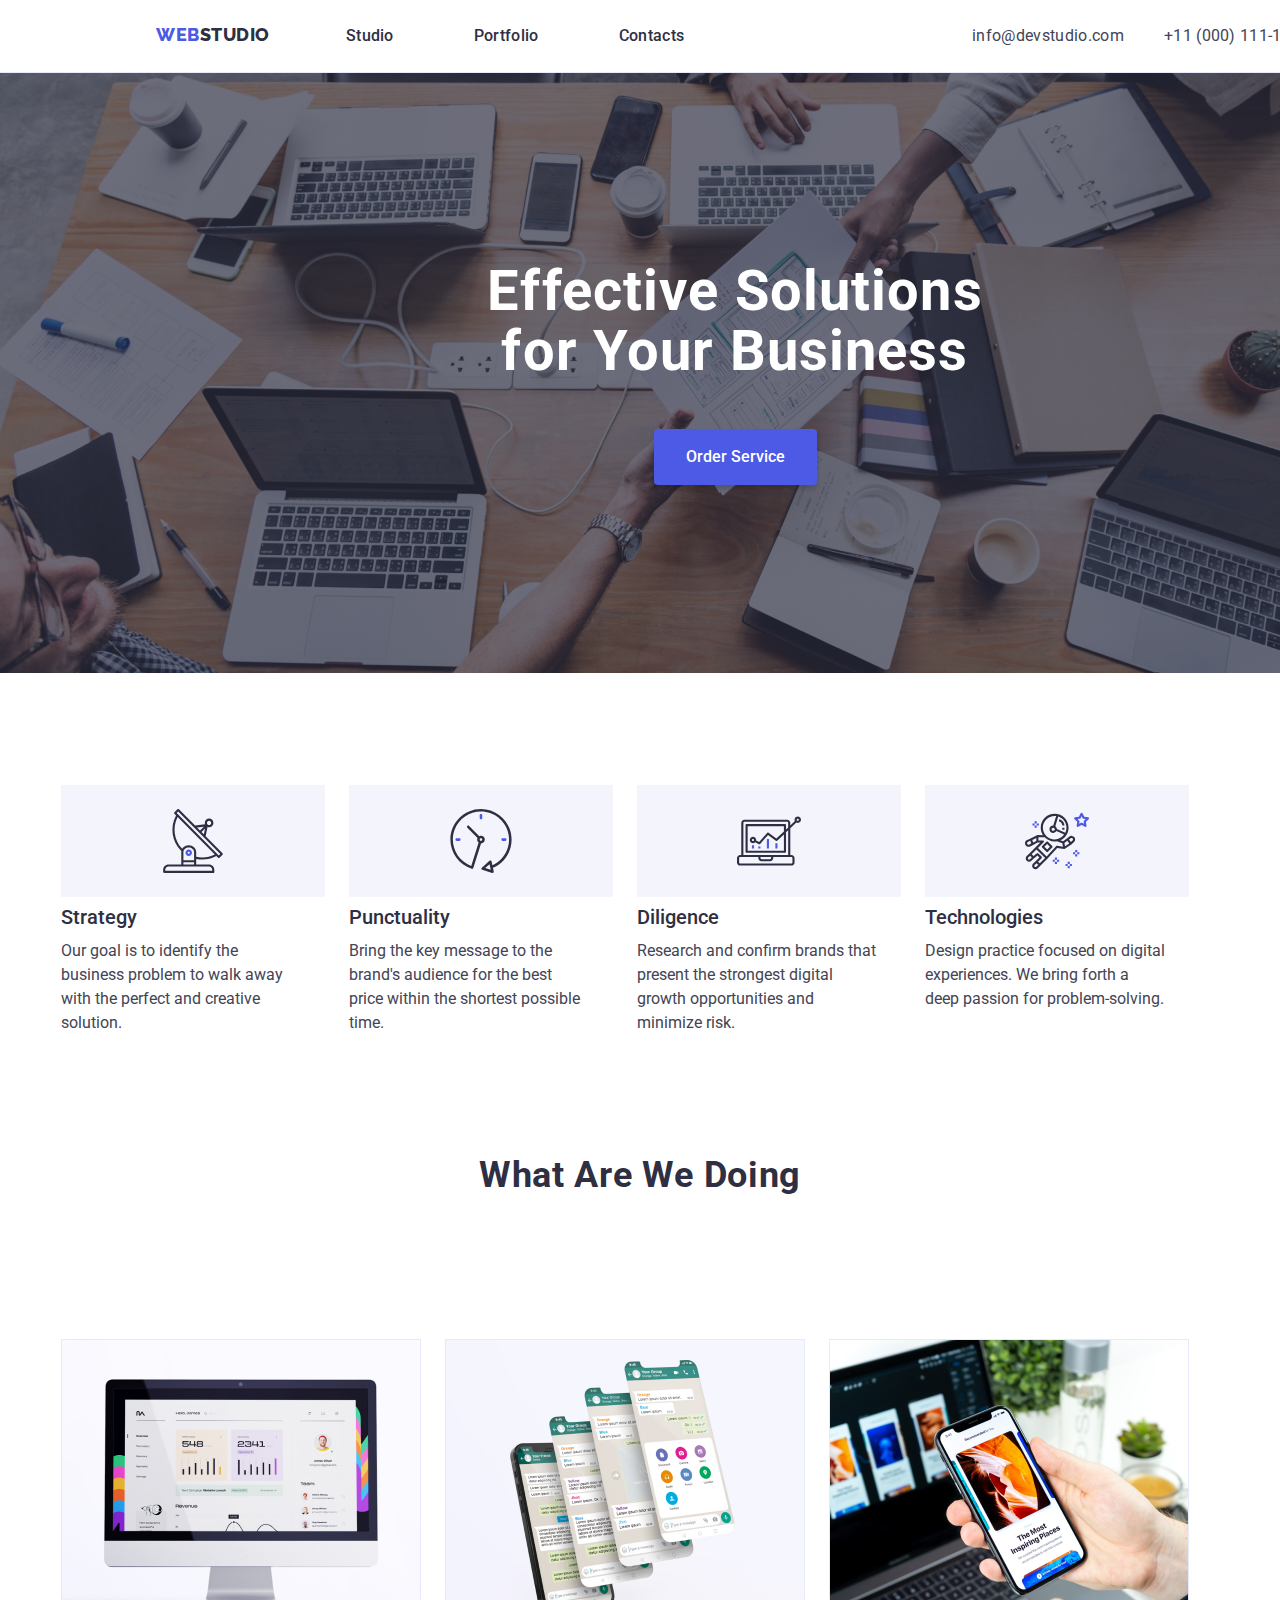
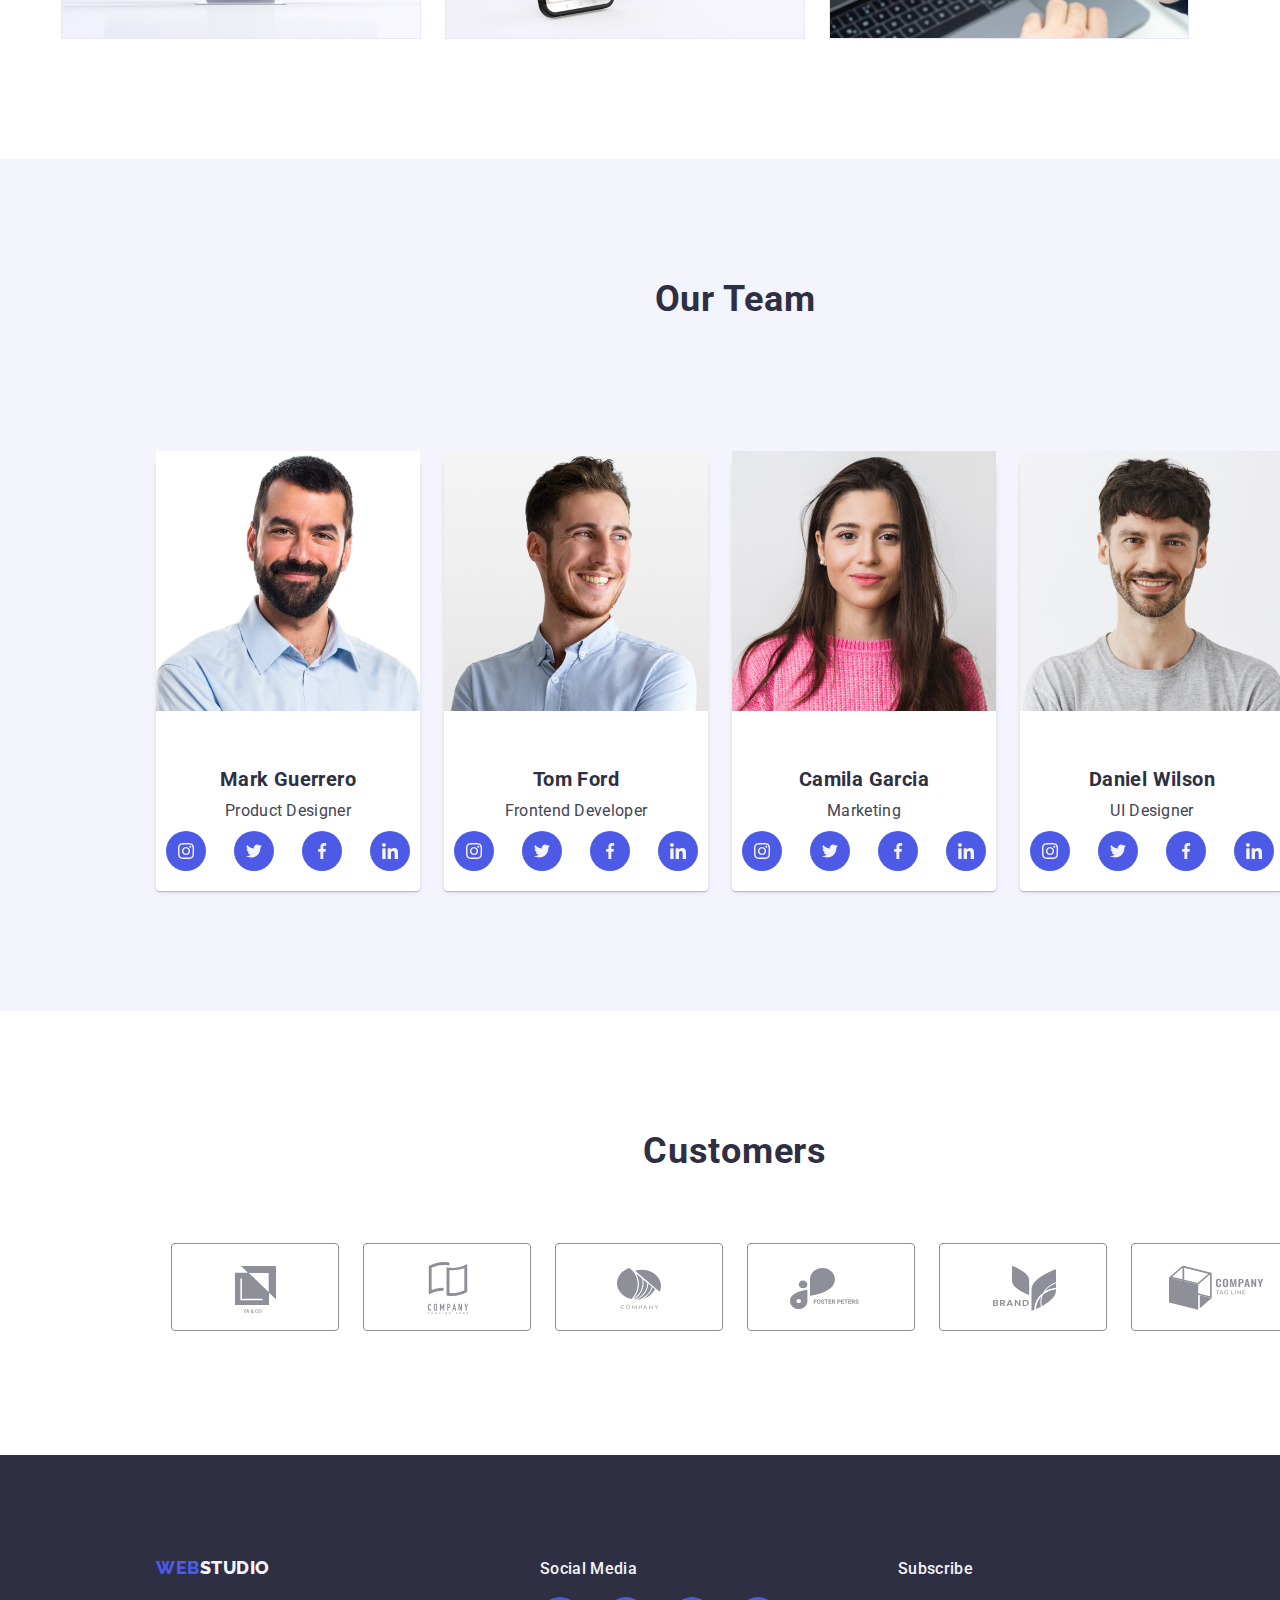
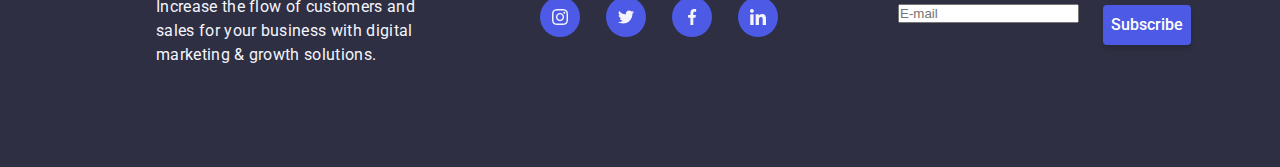
<file: index.html>
<!DOCTYPE html>
<html lang="en">
  <head>
    <title>GoIT Homework 06</title>
    <!-- Metadata -->
    <meta charset="utf-8" />
    <meta name="description" content="Dacs 2nd Homework" />
    <link rel="stylesheet" href="css/styles.css" />
    <link rel="preconnect" href="https://fonts.googleapis.com">
    <link rel="preconnect" href="https://fonts.gstatic.com" crossorigin>
    <link rel="preconnect" href="https://fonts.googleapis.com">
    <link rel="preconnect" href="https://fonts.gstatic.com" crossorigin>
    <link href="https://fonts.googleapis.com/css2?family=Raleway:wght@800&family=Roboto:wght@400;500;700&display=swap" 
    rel="stylesheet">
    <link rel="stylesheet" href="https://cdnjs.cloudflare.com/ajax/libs/modern-normalize/2.0.0/modern-normalize.min.css" 
    integrity="sha512-4xo8blKMVCiXpTaLzQSLSw3KFOVPWhm/TRtuPVc4WG6kUgjH6J03IBuG7JZPkcWMxJ5huwaBpOpnwYElP/m6wg==" 
    crossorigin="anonymous" referrerpolicy="no-referrer" />    
  </head>

  <body>
    <!-- Content -->

    <!-- Page header -->
    <header class="header">
      <div class="container container-header">
        <nav class="nav">
        <!-- Navigation to other pages -->
          <a class="nav-link" href="./index.html">
            <span class="nav-span">WEB</span>STUDIO
          </a>
          <ul class="nav-list">
            <li class="nav-list-item">
              <a class="nav-item-link" href="./index.html">Studio                
              </a>
            </li>
            <li class="nav-list-item">
              <a class="nav-item-link" href="./portfolio.html">Portfolio          
              </a>
            </li>
            <li class="nav-list-item">
              <a class="nav-item-link" href="#">Contacts                
              </a>
            </li>
          </ul>
        </nav>
  
        <address class="address">
          <ul class="address-list">   
            <li class="address-list-item">
              <a class="address-item-link" href="mailto:info@devstudio.com">info@devstudio.com</a>
            </li>
            <li class="address-list-item">
              <a class="address-item-link" href="tel:+110001111111">+11 (000) 111-11-11</a>
            </li>
          </ul>
        </address>
      </div>
    </header>
    
    <!-- Page main -->
  <main class="main">

    <!-- hero section -->
    <section class="hero">  
      <div class="container container-hero">
        <h1 class="hero-title">Effective Solutions <br /> for Your Business</h1>
        <button class="hero-button" type="button">Order service</button>
      </div>    
    </section>

    <!-- 1st section -->
    <section class="features">
      <div class="container container-features">
        <h2 hidden class="features-title">Features</h2>
        <ul class="features-list">
          <li class="features-list-item">
            <div class="features-item-icon-div">
              <img class="features-item-icon" src="images/icons/Ad-antenna.svg" alt="antenna"/>
            </div>
            <h3 class="features-item-title">Strategy</h3>
            <p class="features-item-description">Our goal is to identify the business problem to walk away with the perfect and creative solution.</p>
          </li>
      
          <li class="features-list-item">
            <div class="features-item-icon-div">
              <img class="features-item-icon" src="images/icons/Ad-clock.svg" alt="clock" />
            </div>
            <h3 class="features-item-title">Punctuality</h3>
            <p class="features-item-description">Bring the key message to the brand's audience for the best price within the shortest possible time.</p>
          </li>

          <li class="features-list-item">
            <div class="features-item-icon-div">
              <img class="features-item-icon" src="images/icons/Ad-diagram.svg" alt="diagramn" />
          </div>
            <h3 class="features-item-title">Diligence</h3>
            <p class="features-item-description">Research and confirm brands that present the strongest digital growth opportunities and minimize risk.</p>
          </li>

          <li class="features-list-item">
            <div class="features-item-icon-div">
              <img class="features-item-icon" src="images/icons/Ad-astronaut.svg" alt="astronaut" />
            </div>
            <h3 class="features-item-title">Technologies</h3>
            <p class="features-item-description">Design practice focused on digital experiences. We bring forth a deep passion for problem-solving.</p>
          </li>
        </ul>
      </div>
    </section>

    <!-- 2nd section -->
    <section class="doing">
      <div class="container container-doing">
        <h2 class="doing-title">What Are We Doing</h2>
        <ul class="doing-list">
          <li class="doing-list-item">
            <img class="doing-item-images" src="./images/pic1.jpg" width="360" alt="images monitor" />
          </li>
          <li class="doing-list-item">
            <img class="doing-item-images" src="./images/pic2.jpg" width="360" alt="images cellphone" />
          </li>
          <li class="doing-list-item">
            <img class="doing-item-images" src="./images/pic3.jpg" width="360" alt="display cellphone" />
          </li>
        </ul>
      </div>
    </section>
   
    <!-- 3rd section -->
    <section class="team">
      <div class="container container-team">
        <h2 class="team-title">Our Team</h2>
        <ul class="team-list">
          <li class="team-list-item">
            <img class="team-item-images" src="images/img1.jpg" width="264" alt="pic mark" />
            <div class="team-item-details">
              <h3 class="team-item-title">Mark Guerrero</h3>
              <p class="team-item-description">Product Designer</p>
              <ul class="team-item-icon-list">
                <li class="team-item-icons">
                  <a class="team-item-icons-a" href="#">
                    <img src="images/icons/SC-instagram.svg"/>
                  </a>
                </li>
                <li class="team-item-icons">
                  <a class="team-item-icons-a" href="#">
                    <img src="images/icons/SC-twitter.svg"/>
                  </a>
                </li>
                <li class="team-item-icons">
                  <a class="team-item-icons-a" href="#">
                    <img src="images/icons/SC-facebook.svg"/>
                  </a>
                </li>
                <li class="team-item-icons">
                  <a class="team-item-icons-a" href="#">
                    <img src="images/icons/SC-linkedin.svg"/>
                  </a>
                </li>
              </ul>
  
            </div>
           </li>
    
          <li class="team-list-item">
            <img class="team-item-images" src="images/img2.jpg" width="264" alt="pic tom" />
            <div class="team-item-details">
              <h3 class="team-item-title">Tom Ford</h3>
              <p class="team-item-description">Frontend Developer</p>
              <ul class="team-item-icon-list">
                <li class="team-item-icons">
                  <a class="team-item-icons-a" href="#">
                    <img src="images/icons/SC-instagram.svg"/>
                  </a>
                </li>
                <li class="team-item-icons">
                  <a class="team-item-icons-a" href="#">
                    <img src="images/icons/SC-twitter.svg"/>
                  </a>
                </li>
                <li class="team-item-icons">
                  <a class="team-item-icons-a" href="#">
                    <img src="images/icons/SC-facebook.svg"/>
                  </a>
                </li>
                <li class="team-item-icons">
                  <a class="team-item-icons-a" href="#">
                    <img src="images/icons/SC-linkedin.svg"/>
                  </a>
                </li>
              </ul>
            </div>
          </li>

          <li class="team-list-item">
            <img class="team-item-images" src="images/img3.jpg" width="264" alt="pic cam" />
            <div class="team-item-details">
              <h3 class="team-item-title">Camila Garcia</h3>
              <p class="team-item-description">Marketing</p>
              <ul class="team-item-icon-list">
                <li class="team-item-icons">
                  <a class="team-item-icons-a" href="#">
                    <img src="images/icons/SC-instagram.svg"/>
                  </a>
                </li>
                <li class="team-item-icons">
                  <a class="team-item-icons-a" href="#">
                    <img src="images/icons/SC-twitter.svg"/>
                  </a>
                </li>
                <li class="team-item-icons">
                  <a class="team-item-icons-a" href="#">
                    <img src="images/icons/SC-facebook.svg"/>
                  </a>
                </li>
                <li class="team-item-icons">
                  <a class="team-item-icons-a" href="#">
                    <img src="images/icons/SC-linkedin.svg"/>
                  </a>
                </li>
              </ul>
            </div>
          </li>

          <li class="team-list-item">
            <img class="team-item-images" src="images/img4.jpg" width="264" alt="pic dan" />
            <div class="team-item-details">
              <h3 class="team-item-title">Daniel Wilson</h3>
              <p class="team-item-description">UI Designer</p>
              <ul class="team-item-icon-list">
                <li class="team-item-icons">
                  <a class="team-item-icons-a" href="#">
                    <img src="images/icons/SC-instagram.svg"/>
                  </a>
                </li>
                <li class="team-item-icons">
                  <a class="team-item-icons-a" href="#">
                    <img src="images/icons/SC-twitter.svg"/>
                  </a>
                </li>
                <li class="team-item-icons">
                  <a class="team-item-icons-a" href="#">
                    <img src="images/icons/SC-facebook.svg"/>
                  </a>
                </li>
                <li class="team-item-icons">
                  <a class="team-item-icons-a" href="#">
                    <img src="images/icons/SC-linkedin.svg"/>
                  </a>
                </li>
              </ul>
            </div>
          </li>
        </ul>
      </div>
    </section>

    <!-- 4th section -->
    <section class="customers">
      <div class="container container-customers">
        <h2 class="customers-title">Customers</h2>
        <ul class="customers-list">
          <li class="customers-list-item">
            <img class="team-item-images" src="images/icons/Client01.svg" width="168px" alt="pic client01" />
           </li>
           <li class="customers-list-item">
            <img class="team-item-images" src="images/icons/Client02.svg" width="168px" alt="pic client02" />
           </li>
           <li class="customers-list-item">
            <img class="team-item-images" src="images/icons/Client03.svg" width="168px" alt="pic client03" />
           </li>
           <li class="customers-list-item">
            <img class="team-item-images" src="images/icons/Client04.svg" width="168px" alt="pic client04" />
           </li>
           <li class="customers-list-item">
            <img class="team-item-images" src="images/icons/Client05.svg" width="168px" alt="pic client05" />
           </li>
           <li class="customers-list-item">
            <img class="team-item-images" src="images/icons/Client06.svg" width="168px" alt="pic client06" />
           </li>
    
        </ul>
      </div>
    </section>
  </main>

  <!-- Page footer -->
  <footer class="footer">
    
      <div class="container container-footer">
        <ul class="footer-list">
          
            <li class="footer-list-item">
              
                <a class="footer-link" href="./index.html">
                  <span class="footer-span">WEB</span>STUDIO
                </a>
                <div class="footer-1st">
                <p class="footer-description">Increase the flow of customers and 
                  <br />sales for your business with digital 
                  <br />marketing & growth solutions.
                </p>
              </div>
            </li>
          
          <li class="footer-list-item">
            <p class="footer-social-media">Social Media</p>
            
            <ul class="footer-item-icon-list">
              <li class="footer-item-icons">
                <a class="footer-item-icons-a" href="#">
                  <img src="images/icons/SC-instagram.svg"/>
                </a>
              </li>
              <li class="footer-item-icons">
                <a class="footer-item-icons-a" href="#">
                  <img src="images/icons/SC-twitter.svg"/>
                </a>
              </li>
              <li class="footer-item-icons">
                <a class="footer-item-icons-a" href="#">
                  <img src="images/icons/SC-facebook.svg"/>
                </a>
              </li>
              <li class="footer-item-icons">
                <a class="footer-item-icons-a" href="#">
                  <img src="images/icons/SC-linkedin.svg"/>
                </a>
              </li>              
            </ul>

            <li class="footer-list-item">              
              <p class="footer-subscribe">Subscribe</p>

              <ul class="footer-sub-list">
                <li class="footer-item-sub">
                
                <form name="signup_form" autocomplete="on" novalidate>
                  <label>                    
                    <input type="email" name="email" placeholder="E-mail"/>
                  </label>             
                  
                </form>
                </li>
                <li class="footer-item-sub">
                  <button class="footer-button" type="button">Subscribe</button>                  
                </li>
              </ul>

                
            </li>

          </li>

        </ul>
      </div>
         
   </footer>
    
  </body>
  
</html>
</file>
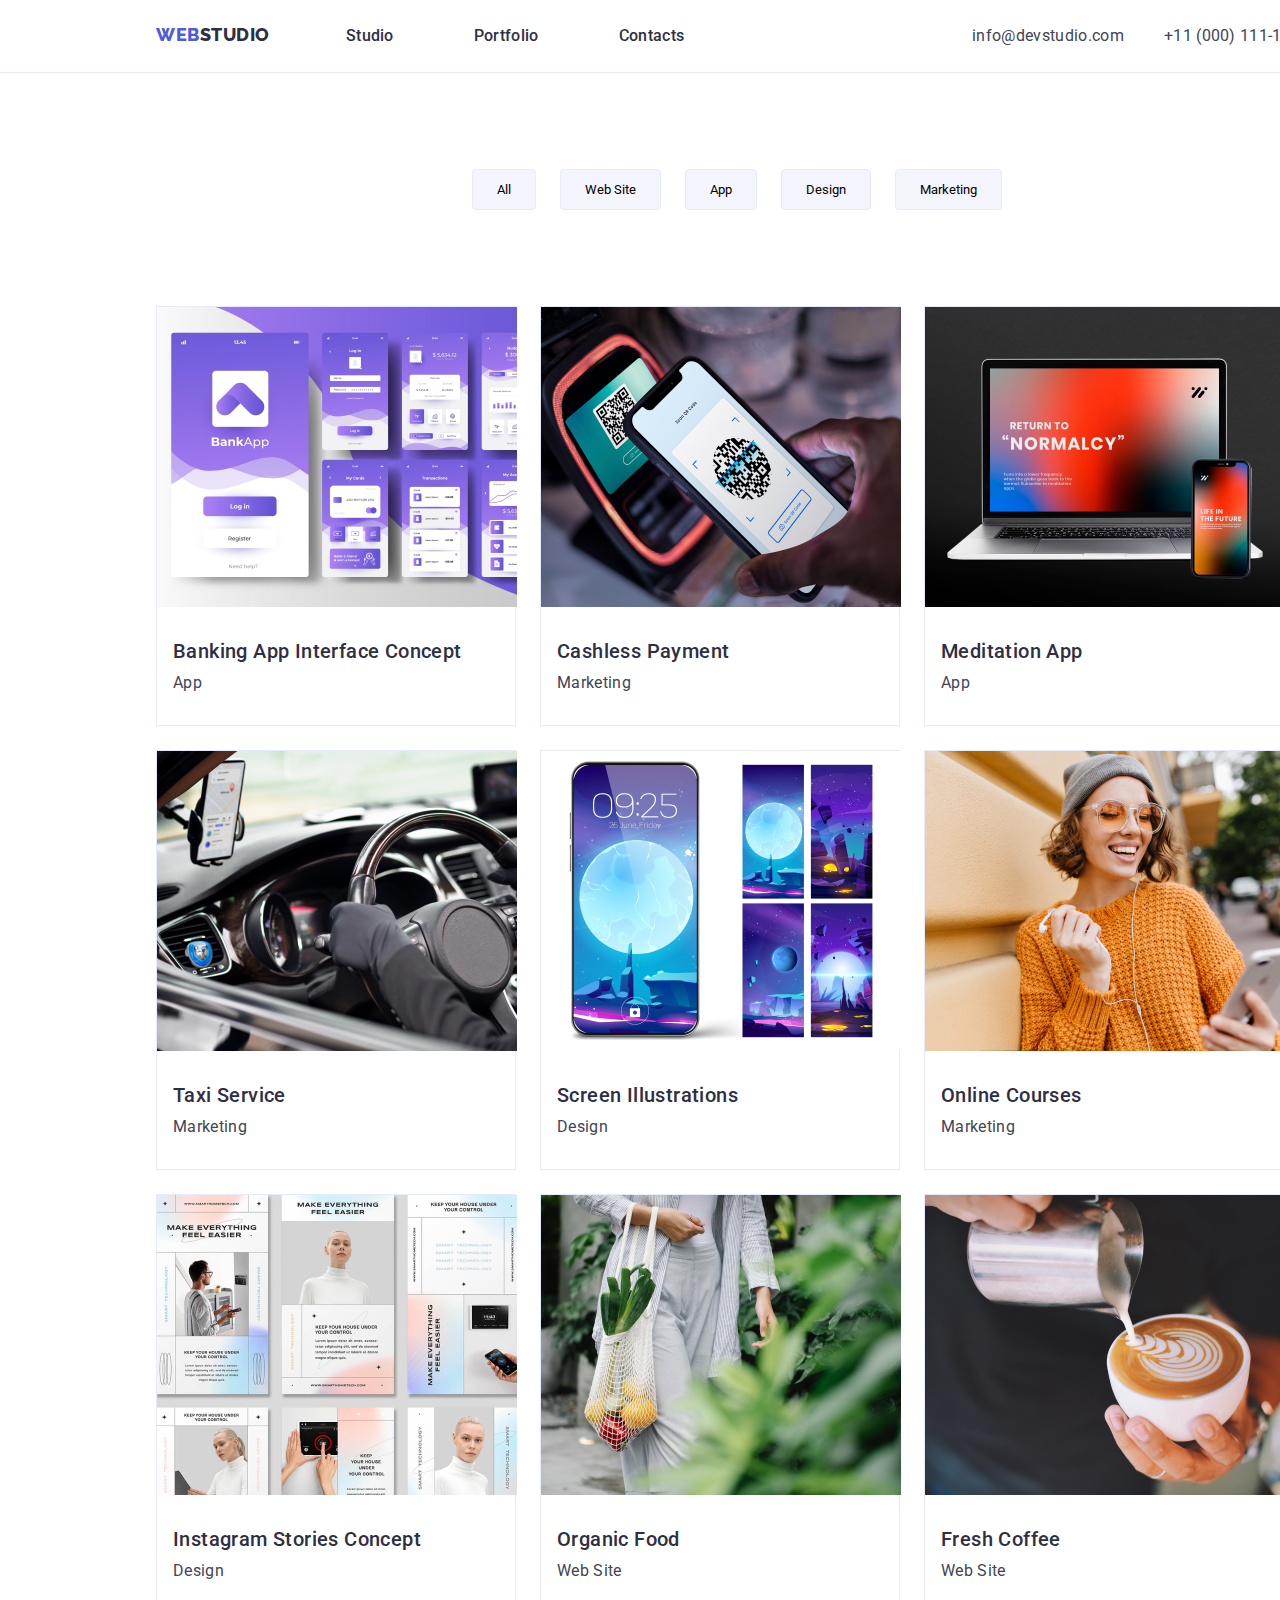
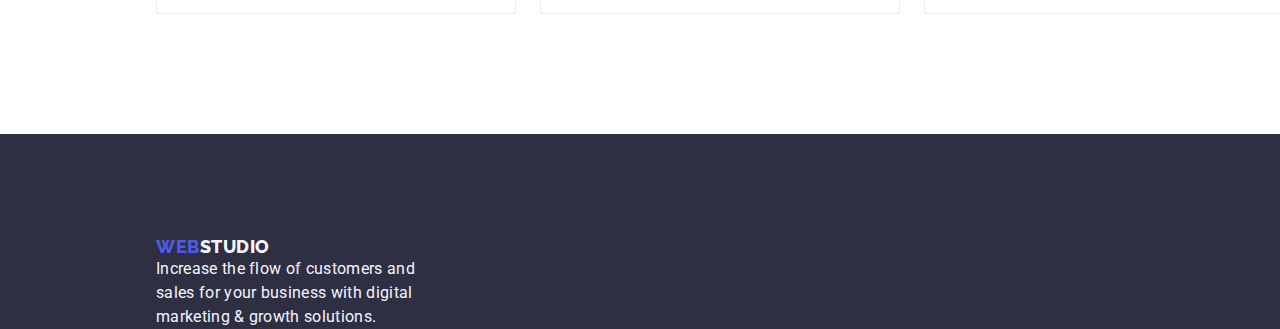
<file: portfolio.html>
<!DOCTYPE html>
<html lang="en">
  <head>
    <title>GoIT Homework 06</title>
    <!-- Metadata -->
    <meta charset="utf-8" />
    <meta name="description" content="Dacs 2nd Homework" />
    <link rel="stylesheet" href="./css/styles.css" />    
    <link rel="preconnect" href="https://fonts.googleapis.com">
    <link rel="preconnect" href="https://fonts.gstatic.com" crossorigin>
    <link rel="preconnect" href="https://fonts.googleapis.com">
    <link rel="preconnect" href="https://fonts.gstatic.com" crossorigin>
    <link href="https://fonts.googleapis.com/css2?family=Raleway:wght@800&family=Roboto:wght@400;500;700&display=swap" 
    rel="stylesheet">
    <link rel="stylesheet" href="https://cdnjs.cloudflare.com/ajax/libs/modern-normalize/2.0.0/modern-normalize.min.css" 
    integrity="sha512-4xo8blKMVCiXpTaLzQSLSw3KFOVPWhm/TRtuPVc4WG6kUgjH6J03IBuG7JZPkcWMxJ5huwaBpOpnwYElP/m6wg==" 
    crossorigin="anonymous" referrerpolicy="no-referrer" />
  </head>

  <body>
    <!-- Content -->

    <!-- Page header -->
    <header class="header">
      <div class="container container-header">
        <nav class="nav">
          <!-- Navigation to other pages -->
          <a class="nav-link" href="./index.html">
            <span class="nav-span">WEB</span>STUDIO
          </a>
          <ul class="nav-list">
            <li class="nav-list-item">
              <a class="nav-item-link" href="./index.html">Studio</a>
            </li>
            <li class="nav-list-item">
              <a class="nav-item-link" href="./portfolio.html">Portfolio</a>
            </li>
            <li class="nav-list-item">
              <a class="nav-item-link" href="#">Contacts</a>
            </li>
          </ul>
        </nav>
    
        <address class="address">
          <ul class="address-list">   
            <li class="address-list-item">
              <a class="address-item-link" href="mailto:info@devstudio.com">info@devstudio.com</a>
            </li>
            <li class="address-list-item">
              <a class="address-item-link" href="tel:+110001111111">+11 (000) 111-11-11</a>
            </li>
          </ul>
        </address>
      </div>
    </header>
  
    <!-- Page main -->
  <main class="main">

    <!-- section menu-->
    <section class="menu">   
      <div class="container container-menu">  
        <h1 class="menu-title" hidden>menu</h1>
        <ul class="menu-list">
          <li class="menu-list-item">
            <button class="menu-item-button" type="button">
              All
            </button>
            <button class="menu-item-button" type="button">
              Web Site
            </button>
            <button class="menu-item-button" type="button">
              App
            </button>
            <button class="menu-item-button" type="button">
              Design
            </button>
            <button class="menu-item-button" type="button">
              Marketing
            </button>
          </li>
        </ul>
      </div> 
    </section>
    
   
    <!-- Portfolio -->
    <section class="portfolio">
      <div class="container container-portfolio">  
        <h2 class="portfolio-title" hidden>Portfolio</h2>
        <ul class="portfolio-list">
          <li class="portfolio-list-item">
            <img class="portfolio-item-images" src="./images/img101.jpg" width="360" alt="pic cp app" />
            <div class="portfolio-item-details">
              <h3 class="portfolio-item-title" >Banking App Interface Concept</h3>
              <p class="portfolio-item-description">App</p>
            </div>
          </li>
    
          <li class="portfolio-list-item">
            <img class="portfolio-item-images" src="images/img102.jpg" width="360" alt="pic cp tap" />
            <div class="portfolio-item-details">
              <h3 class="portfolio-item-title" >Cashless Payment</h3>
              <p class="portfolio-item-description">Marketing</p>
            </div>
          </li>

          <li class="portfolio-list-item">
            <img class="portfolio-item-images" src="images/img103.jpg" width="360" alt="pic cp laptop" />
            <div class="portfolio-item-details">
              <h3 class="portfolio-item-title" >Meditation App</h3>
              <p class="portfolio-item-description">App</p>
            </div>
          </li>        
    
          <li class="portfolio-list-item">
            <img class="portfolio-item-images" src="images/img104.jpg" width="360" alt="pic driver wheel" />
            <div class="portfolio-item-details">
              <h3 class="portfolio-item-title" >Taxi Service</h3>
              <p class="portfolio-item-description">Marketing</p>
            </div>
          </li>
      
          <li class="portfolio-list-item">
            <img class="portfolio-item-images" src="images/img105.jpg" width="360" alt="pic cp wallpaper" />
            <div class="portfolio-item-details">
              <h3 class="portfolio-item-title" >Screen Illustrations</h3>
              <p class="portfolio-item-description">Design</p>
            </div>
          </li>
    
          <li class="portfolio-list-item">
            <img class="portfolio-item-images" src="images/img106.jpg" width="360" alt="pic lady yellow" />
            <div class="portfolio-item-details"> 
              <h3 class="portfolio-item-title" >Online Courses</h3>
              <p class="portfolio-item-description">Marketing</p>
            </div>
          </li>        

          <li class="portfolio-list-item">
            <img src="images/img107.jpg" width="360" alt="pic manuals" />
            <div class="portfolio-item-details">  
              <h3 class="portfolio-item-title" >Instagram Stories Concept</h3>
              <p class="portfolio-item-description">Design</p>
            </div>
          </li>
      
          <li class="portfolio-list-item">
            <img class="portfolio-item-images" src="images/img108.jpg" width="360" alt="pic grpcery" />
            <div class="portfolio-item-details">
              <h3 class="portfolio-item-title" >Organic Food</h3>
              <p class="portfolio-item-description">Web Site</p>
            </div>
          </li>
    
          <li class="portfolio-list-item">
            <img class="portfolio-item-images" src="images/img109.jpg" width="360" alt="pic coffee" />
            <div class="portfolio-item-details">
              <h3 class="portfolio-item-title" >Fresh Coffee</h3>
              <p class="portfolio-item-description">Web Site</p>
            </div>
          </li>        
        </ul>
      </div>
    </section>
 </main>

    <!-- Page footer -->
    <footer class="footer">
      <div class="container container-footer">
        <a class="footer-link" href="./index.html">
          <span class="footer-span">WEB</span>STUDIO
        </a>
        <p class="footer-description">Increase the flow of customers and 
          <br />sales for your business with digital 
          <br />marketing & growth solutions.
        </p>
      </div>
     </footer>
  
  </body>
  
</html>
</file>
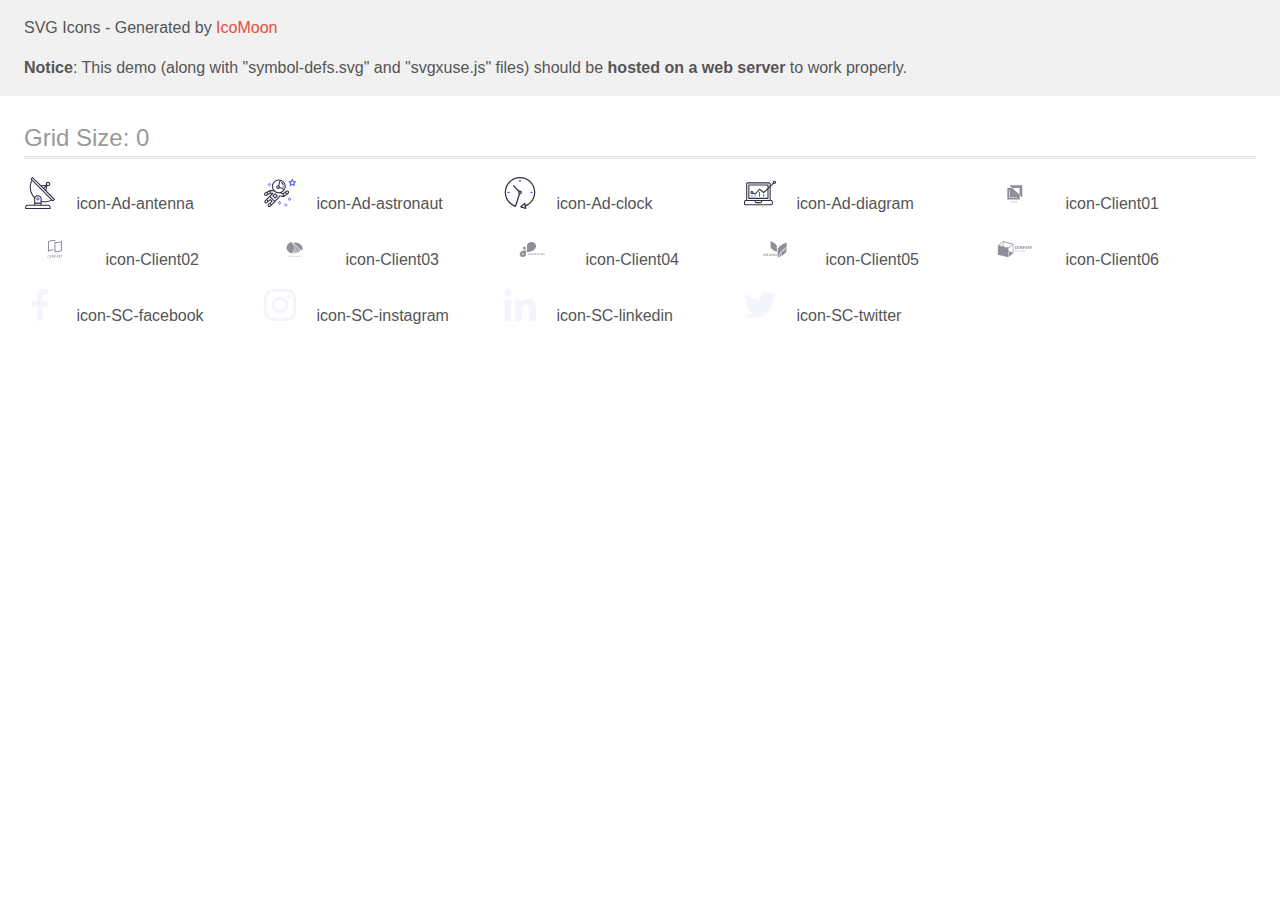
<file: images/demo-external-svg.html>
<!doctype html>
<html>
<head>
    <title>IcoMoon - SVG Icons</title>
    <meta charset="utf-8">
    <meta name="viewport" content="width=device-width, initial-scale=1">
    <link rel="stylesheet" href="demo-files/demo.css">
    <link rel="stylesheet" href="style.css">
</head>
<body>
<header class="bgc1 clearfix">
<div class="mhl">
    <p>SVG Icons - Generated by <a href="https://icomoon.io/app">IcoMoon</a></p><p><strong>Notice</strong>: This demo (along with "symbol-defs.svg" and "svgxuse.js" files) should be <b>hosted on a web server</b> to work properly.</p>
</div>
</header>
    <div class="clearfix mhl ptl">
        <h1 class="mvm mtn fgc1">Grid Size: 0</h1>
        <div class="glyph fs1">
            <div class="clearfix pbs">
                <svg class="icon icon-Ad-antenna"><use xlink:href="symbol-defs.svg#icon-Ad-antenna"></use></svg><span class="name"> icon-Ad-antenna</span>
            </div>
        </div>
        <div class="glyph fs1">
            <div class="clearfix pbs">
                <svg class="icon icon-Ad-astronaut"><use xlink:href="symbol-defs.svg#icon-Ad-astronaut"></use></svg><span class="name"> icon-Ad-astronaut</span>
            </div>
        </div>
        <div class="glyph fs1">
            <div class="clearfix pbs">
                <svg class="icon icon-Ad-clock"><use xlink:href="symbol-defs.svg#icon-Ad-clock"></use></svg><span class="name"> icon-Ad-clock</span>
            </div>
        </div>
        <div class="glyph fs1">
            <div class="clearfix pbs">
                <svg class="icon icon-Ad-diagram"><use xlink:href="symbol-defs.svg#icon-Ad-diagram"></use></svg><span class="name"> icon-Ad-diagram</span>
            </div>
        </div>
        <div class="glyph fs1">
            <div class="clearfix pbs">
                <svg class="icon icon-Client01"><use xlink:href="symbol-defs.svg#icon-Client01"></use></svg><span class="name"> icon-Client01</span>
            </div>
        </div>
        <div class="glyph fs1">
            <div class="clearfix pbs">
                <svg class="icon icon-Client02"><use xlink:href="symbol-defs.svg#icon-Client02"></use></svg><span class="name"> icon-Client02</span>
            </div>
        </div>
        <div class="glyph fs1">
            <div class="clearfix pbs">
                <svg class="icon icon-Client03"><use xlink:href="symbol-defs.svg#icon-Client03"></use></svg><span class="name"> icon-Client03</span>
            </div>
        </div>
        <div class="glyph fs1">
            <div class="clearfix pbs">
                <svg class="icon icon-Client04"><use xlink:href="symbol-defs.svg#icon-Client04"></use></svg><span class="name"> icon-Client04</span>
            </div>
        </div>
        <div class="glyph fs1">
            <div class="clearfix pbs">
                <svg class="icon icon-Client05"><use xlink:href="symbol-defs.svg#icon-Client05"></use></svg><span class="name"> icon-Client05</span>
            </div>
        </div>
        <div class="glyph fs1">
            <div class="clearfix pbs">
                <svg class="icon icon-Client06"><use xlink:href="symbol-defs.svg#icon-Client06"></use></svg><span class="name"> icon-Client06</span>
            </div>
        </div>
        <div class="glyph fs1">
            <div class="clearfix pbs">
                <svg class="icon icon-SC-facebook"><use xlink:href="symbol-defs.svg#icon-SC-facebook"></use></svg><span class="name"> icon-SC-facebook</span>
            </div>
        </div>
        <div class="glyph fs1">
            <div class="clearfix pbs">
                <svg class="icon icon-SC-instagram"><use xlink:href="symbol-defs.svg#icon-SC-instagram"></use></svg><span class="name"> icon-SC-instagram</span>
            </div>
        </div>
        <div class="glyph fs1">
            <div class="clearfix pbs">
                <svg class="icon icon-SC-linkedin"><use xlink:href="symbol-defs.svg#icon-SC-linkedin"></use></svg><span class="name"> icon-SC-linkedin</span>
            </div>
        </div>
        <div class="glyph fs1">
            <div class="clearfix pbs">
                <svg class="icon icon-SC-twitter"><use xlink:href="symbol-defs.svg#icon-SC-twitter"></use></svg><span class="name"> icon-SC-twitter</span>
            </div>
        </div>
  </div>
<script defer src="svgxuse.js"></script>
</body>
</html>
</file>
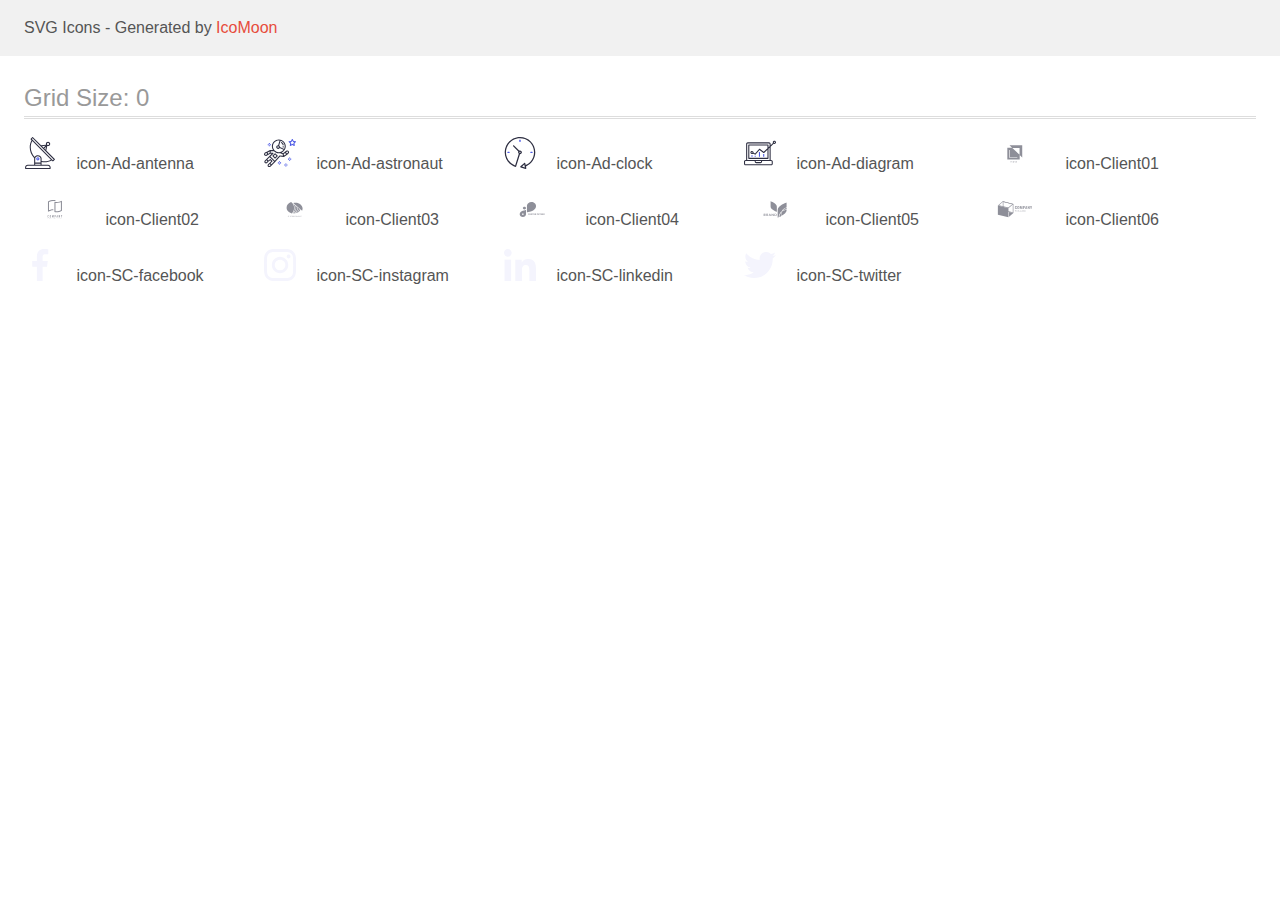
<file: images/demo.html>
<!doctype html>
<html>
<head>
    <title>IcoMoon - SVG Icons</title>
    <meta charset="utf-8">
    <meta name="viewport" content="width=device-width, initial-scale=1">
    <link rel="stylesheet" href="demo-files/demo.css">
    <link rel="stylesheet" href="style.css">
</head>
<body>
<svg aria-hidden="true" style="position: absolute; width: 0; height: 0; overflow: hidden;" version="1.1" xmlns="http://www.w3.org/2000/svg" xmlns:xlink="http://www.w3.org/1999/xlink">
<defs>
<symbol id="icon-Ad-antenna" viewBox="0 0 32 32">
<path fill="#2e2f42" style="fill: var(--color1, #2e2f42)" d="M30.773 22.098l-8.443-8.505 0.937-4.615c0.242 0.094 0.499 0.144 0.758 0.146h0.006c1.192 0.014 2.17-0.941 2.184-2.133s-0.941-2.17-2.133-2.184c-1.192-0.014-2.17 0.941-2.184 2.133-0.003 0.255 0.039 0.509 0.125 0.749l-4.96 0.605-8.091-8.133c-0.099-0.101-0.235-0.159-0.377-0.16-0.14 0.001-0.274 0.056-0.373 0.155l-1.513 1.504c-0.208 0.208-0.208 0.546 0 0.754l0.814 0.826c-3.153 5.798-2.129 12.978 2.519 17.663 0.043 0.041 0.092 0.074 0.146 0.098-0.034 0.18-0.051 0.364-0.052 0.547v6.187h-6.4c-1.472 0.002-2.665 1.195-2.667 2.667v1.067c0 0.295 0.239 0.533 0.533 0.533h24.533c0.295 0 0.533-0.239 0.533-0.533v-1.067c-0.002-1.472-1.195-2.665-2.667-2.667h-6.4v-2.742c1.003 0.21 2.024 0.317 3.049 0.32 2.458-0.003 4.877-0.615 7.040-1.783l0.818 0.823c0.099 0.101 0.235 0.159 0.377 0.16 0.14-0.001 0.274-0.056 0.373-0.155l1.513-1.504c0.208-0.208 0.208-0.546 0-0.754zM23.28 6.233c0.418-0.415 1.093-0.414 1.509 0.004s0.414 1.093-0.004 1.508c-0.2 0.199-0.47 0.31-0.752 0.31h-0.003c-0.589-0.003-1.064-0.483-1.061-1.072 0.002-0.282 0.115-0.552 0.314-0.751h-0.002zM22.024 9.738l-0.598 2.946-1.175-1.182 1.774-1.763zM21.419 8.836l-1.92 1.909-1.485-1.493 3.405-0.415zM24.004 28.8c0.884 0 1.6 0.716 1.6 1.6v0.533h-23.467v-0.533c0-0.884 0.716-1.6 1.6-1.6h20.267zM16.537 26.667v1.067h-5.333v-1.067h5.333zM11.204 25.6v-4.053c0-1.294 1.196-2.347 2.667-2.347s2.667 1.053 2.667 2.347v4.053h-5.333zM17.604 23.904v-2.357c0-1.882-1.675-3.413-3.733-3.413-1.331-0.020-2.576 0.657-3.281 1.786-4.058-4.274-4.971-10.645-2.279-15.887l18.602 18.708c-2.872 1.461-6.165 1.873-9.309 1.163zM28.893 23.22l-21.057-21.181 0.755-0.752 7.935 7.98c0.004 0 0.006 0.007 0.010 0.010l13.115 13.191-0.757 0.752z"></path>
<path fill="#4d5ae5" style="fill: var(--color2, #4d5ae5)" d="M13.876 20.267h-0.005c-0.884-0.001-1.601 0.714-1.602 1.598s0.714 1.601 1.598 1.602h0.005c0.884 0.001 1.601-0.714 1.602-1.598s-0.714-1.601-1.598-1.602zM14.249 22.245c-0.1 0.1-0.236 0.156-0.378 0.155-0.295-0.002-0.532-0.242-0.531-0.536 0.001-0.141 0.057-0.276 0.157-0.375s0.233-0.154 0.373-0.155c0.295 0.002 0.532 0.242 0.531 0.536-0.001 0.141-0.057 0.276-0.157 0.375h0.005z"></path>
</symbol>
<symbol id="icon-Ad-astronaut" viewBox="0 0 32 32">
<path fill="#4d5ae5" style="fill: var(--color2, #4d5ae5)" d="M31.974 4.524c-0.063-0.193-0.229-0.333-0.43-0.363l-1.91-0.278-0.855-1.731c-0.179-0.365-0.777-0.365-0.956 0l-0.855 1.731-1.91 0.278c-0.201 0.029-0.367 0.17-0.431 0.363-0.062 0.193-0.011 0.405 0.135 0.547l1.383 1.348-0.326 1.903c-0.034 0.2 0.048 0.402 0.212 0.522 0.166 0.121 0.382 0.135 0.562 0.040l1.709-0.899 1.709 0.899c0.078 0.041 0.164 0.061 0.249 0.061 0.11 0 0.221-0.034 0.314-0.102 0.164-0.119 0.246-0.322 0.212-0.522l-0.326-1.903 1.383-1.348c0.145-0.142 0.197-0.354 0.135-0.547zM29.511 5.851c-0.125 0.122-0.183 0.299-0.153 0.472l0.191 1.114-1-0.526c-0.078-0.041-0.163-0.061-0.249-0.061s-0.17 0.020-0.249 0.061l-1.001 0.526 0.191-1.114c0.030-0.173-0.028-0.349-0.153-0.472l-0.81-0.789 1.119-0.163c0.174-0.025 0.324-0.134 0.402-0.292l0.5-1.013 0.5 1.013c0.078 0.157 0.228 0.267 0.402 0.292l1.119 0.163-0.809 0.789z"></path>
<path fill="#4d5ae5" style="fill: var(--color2, #4d5ae5)" d="M26.134 20.522h-1.067v1.067h1.067v-1.067z"></path>
<path fill="#4d5ae5" style="fill: var(--color2, #4d5ae5)" d="M26.134 22.656h-1.067v1.067h1.067v-1.067z"></path>
<path fill="#4d5ae5" style="fill: var(--color2, #4d5ae5)" d="M27.2 21.589h-1.067v1.067h1.067v-1.067z"></path>
<path fill="#4d5ae5" style="fill: var(--color2, #4d5ae5)" d="M25.067 21.589h-1.067v1.067h1.067v-1.067z"></path>
<path fill="#4d5ae5" style="fill: var(--color2, #4d5ae5)" d="M22.4 26.389h-1.067v1.067h1.067v-1.067z"></path>
<path fill="#4d5ae5" style="fill: var(--color2, #4d5ae5)" d="M22.4 28.522h-1.067v1.067h1.067v-1.067z"></path>
<path fill="#4d5ae5" style="fill: var(--color2, #4d5ae5)" d="M23.467 27.456h-1.067v1.067h1.067v-1.067z"></path>
<path fill="#4d5ae5" style="fill: var(--color2, #4d5ae5)" d="M21.333 27.456h-1.067v1.067h1.067v-1.067z"></path>
<path fill="#4d5ae5" style="fill: var(--color2, #4d5ae5)" d="M16 24.256h-1.067v1.067h1.067v-1.067z"></path>
<path fill="#4d5ae5" style="fill: var(--color2, #4d5ae5)" d="M16 26.389h-1.067v1.067h1.067v-1.067z"></path>
<path fill="#4d5ae5" style="fill: var(--color2, #4d5ae5)" d="M17.067 25.322h-1.067v1.067h1.067v-1.067z"></path>
<path fill="#4d5ae5" style="fill: var(--color2, #4d5ae5)" d="M14.933 25.322h-1.067v1.067h1.067v-1.067z"></path>
<path fill="#4d5ae5" style="fill: var(--color2, #4d5ae5)" d="M5.867 6.122h-1.067v1.067h1.067v-1.067z"></path>
<path fill="#4d5ae5" style="fill: var(--color2, #4d5ae5)" d="M5.867 8.255h-1.067v1.067h1.067v-1.067z"></path>
<path fill="#4d5ae5" style="fill: var(--color2, #4d5ae5)" d="M6.933 7.189h-1.067v1.067h1.067v-1.067z"></path>
<path fill="#4d5ae5" style="fill: var(--color2, #4d5ae5)" d="M4.8 7.189h-1.067v1.067h1.067v-1.067z"></path>
<path fill="#2e2f42" style="fill: var(--color1, #2e2f42)" d="M24.715 14.159c-0.287-0.388-0.709-0.637-1.188-0.705-0.481-0.068-0.956 0.058-1.34 0.352l-1.252 0.96-1.898 1.417-1.358-0.541c2.421-1.086 4.114-3.508 4.114-6.32 0-3.823-3.123-6.933-6.961-6.933s-6.961 3.11-6.961 6.933c0 1.386 0.414 2.674 1.12 3.758l-2.764-0.024c-0.002 0-0.003 0-0.005 0-0.009 0-0.015 0.004-0.023 0.005-0.053 0.002-0.105 0.013-0.155 0.031-0.013 0.005-0.026 0.008-0.038 0.013-0.006 0.003-0.013 0.003-0.019 0.006l-3.233 1.596c-0.001 0-0.001 0-0.001 0.001l-1.893 0.911c-0.021 0.009-0.042 0.021-0.063 0.035-0.755 0.502-1.012 1.489-0.598 2.295 0.22 0.429 0.595 0.745 1.056 0.889 0.178 0.055 0.359 0.083 0.539 0.083 0.29 0 0.577-0.071 0.839-0.211l1.388-0.738 2.264-1.169 1.357-0.008-5.442 5.416c-0.001 0.001-0.001 0.001-0.002 0.001l-1.339 1.333c-0.316 0.315-0.49 0.732-0.49 1.178s0.174 0.863 0.49 1.179c0.325 0.323 0.752 0.485 1.179 0.485s0.854-0.162 1.18-0.485l1.314-1.309 1.741-1.3 0.901 0.897-1.762 1.754c-0 0.001-0.001 0.001-0.002 0.001l-1.339 1.333c-0.316 0.315-0.49 0.732-0.49 1.178s0.174 0.863 0.49 1.179c0.325 0.323 0.753 0.485 1.18 0.485s0.855-0.162 1.18-0.485l3.482-3.467c0.001-0.001 0.001-0.001 0.001-0.002l1.010-1-0.004-0.004c0.006-0.006 0.015-0.009 0.022-0.015l5.166-5.658 3.471 0.494c0.025 0.004 0.050 0.005 0.075 0.005 0.065 0 0.127-0.015 0.187-0.038 0.018-0.006 0.033-0.015 0.050-0.023 0.019-0.010 0.039-0.015 0.058-0.027l3.213-2.133c0.012-0.008 0.018-0.021 0.029-0.029 0.013-0.010 0.029-0.014 0.041-0.026l1.271-1.191c0.662-0.62 0.753-1.635 0.212-2.362zM2.13 17.77c-0.173 0.093-0.37 0.111-0.558 0.052-0.187-0.058-0.338-0.186-0.427-0.358-0.161-0.314-0.068-0.695 0.214-0.902l1.314-0.632 0.449 1.313-0.992 0.527zM5.628 15.942l-1.548 0.8-0.439-1.283 2.027-1.001-0.040 1.484zM20.727 9.322c0 0.918-0.219 1.785-0.599 2.559l-4.181-1.899c-0.044-0.573-0.341-1.075-0.788-1.388l1.464-4.86c2.378 0.756 4.105 2.974 4.105 5.588zM8.938 9.322c0-3.235 2.644-5.867 5.894-5.867 0.253 0 0.5 0.021 0.745 0.052l-1.432 4.754c-0.019-0.001-0.037-0.006-0.057-0.006-1.033 0-1.873 0.837-1.873 1.867s0.84 1.867 1.873 1.867c0.694 0 1.294-0.383 1.618-0.945l3.862 1.755c-1.075 1.446-2.795 2.39-4.737 2.39-3.25 0-5.894-2.632-5.894-5.867zM14.894 10.122c0 0.441-0.362 0.8-0.806 0.8s-0.806-0.359-0.806-0.8c0-0.441 0.362-0.8 0.806-0.8s0.806 0.359 0.806 0.8zM2.465 25.146c-0.236 0.234-0.619 0.234-0.854 0.001-0.114-0.114-0.176-0.263-0.176-0.423s0.062-0.309 0.176-0.421l0.962-0.958 0.851 0.848-0.959 0.955zM5.679 28.88c-0.236 0.234-0.619 0.235-0.855 0.001-0.114-0.114-0.176-0.263-0.176-0.423s0.062-0.309 0.176-0.421l0.963-0.959 0.852 0.848-0.96 0.955zM9.16 25.411c-0.001 0-0.001 0-0.002 0.001l-1.765 1.76-0.852-0.848 1.763-1.755c0 0 0 0 0-0s0.001-0.001 0.002-0.001c0.040-0.040 0.065-0.088 0.090-0.135 0.007-0.014 0.020-0.026 0.026-0.040 0.017-0.041 0.019-0.085 0.026-0.129 0.003-0.025 0.014-0.047 0.014-0.073 0-0.036-0.013-0.070-0.020-0.106-0.006-0.032-0.006-0.065-0.019-0.095-0.020-0.050-0.055-0.094-0.091-0.138-0.010-0.012-0.014-0.027-0.025-0.038 0 0 0 0-0.001 0s-0.001-0.002-0.001-0.002l-1.607-1.6c-0.017-0.017-0.039-0.024-0.058-0.038-0.028-0.022-0.055-0.042-0.087-0.058-0.030-0.015-0.061-0.024-0.093-0.033-0.034-0.010-0.067-0.017-0.103-0.020-0.033-0.002-0.063 0.001-0.095 0.005-0.036 0.004-0.069 0.009-0.104 0.020-0.034 0.011-0.063 0.027-0.094 0.045-0.020 0.011-0.042 0.015-0.061 0.029l-1.773 1.324-0.901-0.897 2.399-2.386 4.361 4.289-0.928 0.919zM15.979 18.394c-0.015-0.002-0.030 0.004-0.045 0.003-0.039-0.002-0.076 0.001-0.115 0.007-0.030 0.005-0.059 0.011-0.088 0.021-0.034 0.012-0.065 0.028-0.097 0.047-0.030 0.018-0.057 0.037-0.083 0.061-0.013 0.011-0.028 0.017-0.040 0.029l-4.698 5.146-4.328-4.257 2.833-2.818c0.209-0.208 0.21-0.546 0.002-0.755-0.105-0.105-0.243-0.157-0.381-0.156v-0.001l-2.219 0.013 0.028-1.607 3.104 0.027c1.265 1.294 3.029 2.101 4.981 2.101 0.437 0 0.864-0.045 1.279-0.123 0.040 0.032 0.079 0.065 0.13 0.085l2.41 0.96 0.152 0.758 0.178 0.885-3.003-0.427zM20.020 18.572l-0.313-1.558 1.446-1.080 0.947 1.257-2.080 1.381zM23.774 15.741l-0.838 0.785-0.931-1.236 0.831-0.637c0.155-0.119 0.351-0.168 0.543-0.143 0.193 0.027 0.364 0.128 0.48 0.284 0.217 0.292 0.18 0.699-0.085 0.947z"></path>
<path fill="#2e2f42" style="fill: var(--color1, #2e2f42)" d="M13.602 18.544l-2.143-2.133c-0.207-0.207-0.545-0.207-0.753 0l-2.142 2.133c-0.1 0.101-0.157 0.236-0.157 0.378s0.056 0.278 0.157 0.378l2.142 2.133c0.104 0.103 0.241 0.155 0.377 0.155s0.273-0.052 0.376-0.155l2.143-2.133c0.1-0.1 0.157-0.236 0.157-0.378s-0.057-0.278-0.157-0.378zM11.083 20.303l-1.387-1.381 1.387-1.381 1.387 1.381-1.387 1.381z"></path>
<path fill="#2e2f42" style="fill: var(--color1, #2e2f42)" d="M17.164 5.071l-0.258 1.036c0.071 0.018 1.738 0.452 1.738 2.149h1.067c-0-2.017-1.666-2.965-2.547-3.185z"></path>
<path fill="#2e2f42" style="fill: var(--color1, #2e2f42)" d="M19.711 9.322h-1.067v1.067h1.067v-1.067z"></path>
</symbol>
<symbol id="icon-Ad-clock" viewBox="0 0 32 32">
<path fill="#2e2f42" style="fill: var(--color1, #2e2f42)" d="M31.297 15.301c-0.002-8.452-6.855-15.303-15.308-15.301s-15.303 6.855-15.301 15.308c0.001 6.658 4.307 12.551 10.649 14.576 0.061 0.019 0.124 0.029 0.187 0.029 0.121-0 0.239-0.032 0.342-0.094 0.135-0.080 0.236-0.207 0.283-0.356l3.865-12.25c1.057-0.005 1.909-0.866 1.903-1.923s-0.866-1.909-1.923-1.903c-0.284 0.001-0.565 0.067-0.82 0.191l-5.106-5.107c-0.253-0.245-0.657-0.238-0.902 0.016-0.239 0.247-0.239 0.639 0 0.886l5.103 5.109c-0.392 0.799-0.168 1.764 0.536 2.309l-3.683 11.673c-7.278-2.681-11.004-10.754-8.323-18.032s10.754-11.004 18.032-8.323c7.278 2.681 11.004 10.754 8.323 18.032-1.31 3.556-4.001 6.431-7.462 7.973l-0.398-1.874c-0.073-0.345-0.411-0.565-0.756-0.492-0.109 0.023-0.209 0.074-0.293 0.148l-3.837 3.426c-0.263 0.234-0.287 0.637-0.052 0.9 0.076 0.085 0.174 0.149 0.283 0.184l4.899 1.564c0.335 0.108 0.694-0.077 0.802-0.412 0.034-0.106 0.040-0.219 0.017-0.328l-0.391-1.839c5.664-2.388 9.342-7.942 9.329-14.089zM15.992 14.664c0.352 0 0.638 0.286 0.638 0.638s-0.286 0.638-0.638 0.638c-0.352 0-0.638-0.285-0.638-0.638s0.285-0.638 0.638-0.638zM18.093 29.528l2.184-1.948 0.603 2.84-2.787-0.892z"></path>
<path fill="#4d5ae5" style="fill: var(--color2, #4d5ae5)" d="M15.354 3.185v1.275c0 0.352 0.285 0.638 0.638 0.638s0.638-0.285 0.638-0.638v-1.275c0-0.352-0.286-0.638-0.638-0.638s-0.638 0.286-0.638 0.638z"></path>
<path fill="#4d5ae5" style="fill: var(--color2, #4d5ae5)" d="M3.876 14.664c-0.352 0-0.638 0.286-0.638 0.638s0.285 0.638 0.638 0.638h1.275c0.352 0 0.638-0.285 0.638-0.638s-0.285-0.638-0.638-0.638h-1.275z"></path>
<path fill="#4d5ae5" style="fill: var(--color2, #4d5ae5)" d="M28.108 15.939c0.352 0 0.638-0.285 0.638-0.638s-0.285-0.638-0.638-0.638h-1.275c-0.352 0-0.638 0.286-0.638 0.638s0.286 0.638 0.638 0.638h1.275z"></path>
</symbol>
<symbol id="icon-Ad-diagram" viewBox="0 0 32 32">
<path fill="#4d5ae5" style="fill: var(--color2, #4d5ae5)" d="M14.926 14.965h1.066v4.798h-1.066v-4.797z"></path>
<path fill="#4d5ae5" style="fill: var(--color2, #4d5ae5)" d="M19.19 17.097h1.066v2.665h-1.066v-2.665z"></path>
<path fill="#4d5ae5" style="fill: var(--color2, #4d5ae5)" d="M10.661 18.696h1.066v1.066h-1.066v-1.066z"></path>
<path fill="#4d5ae5" style="fill: var(--color2, #4d5ae5)" d="M7.463 18.163h1.066v1.599h-1.066v-1.599z"></path>
<path fill="#2e2f42" style="fill: var(--color1, #2e2f42)" d="M1.599 28.291h25.587c0.883 0 1.599-0.716 1.599-1.599v-2.132c0-0.883-0.716-1.599-1.599-1.599h-0.533v-13.293l3.028-2.868c0.703 0.346 1.553 0.136 2.013-0.499s0.396-1.508-0.152-2.068-1.42-0.644-2.065-0.198c-0.644 0.446-0.873 1.292-0.542 2.002l-2.281 2.163v-1.23c0-0.883-0.716-1.599-1.599-1.599h-21.322c-0.883 0-1.599 0.716-1.599 1.599v15.992h-0.533c-0.883 0-1.599 0.716-1.599 1.599v2.132c0 0.883 0.716 1.599 1.599 1.599zM30.384 4.837c0.294 0 0.533 0.239 0.533 0.533s-0.239 0.533-0.533 0.533c-0.294 0-0.533-0.239-0.533-0.533s0.239-0.533 0.533-0.533zM3.198 6.969c0-0.294 0.239-0.533 0.533-0.533h21.322c0.294 0 0.533 0.239 0.533 0.533v2.239l-1.066 1.013v-2.186c0-0.294-0.239-0.533-0.533-0.533h-19.19c-0.294 0-0.533 0.239-0.533 0.533v13.326c0 0.294 0.239 0.533 0.533 0.533h19.19c0.294 0 0.533-0.239 0.533-0.533v-9.674l1.066-1.010v12.284h-22.388v-15.992zM7.996 13.899c-0.721-0.002-1.354 0.478-1.546 1.174s0.105 1.433 0.725 1.801c0.62 0.368 1.41 0.276 1.928-0.226l1.853 0.93c0.215 0.108 0.476 0.057 0.636-0.123l3.939-4.431 3.872 2.901c0.208 0.156 0.498 0.139 0.686-0.039l3.365-3.188v8.131h-18.124v-12.26h18.124v2.66l-3.771 3.572-3.904-2.927c-0.222-0.166-0.534-0.135-0.718 0.072l-3.993 4.493-1.493-0.746c0.011-0.064 0.018-0.129 0.020-0.193 0-0.883-0.716-1.599-1.599-1.599zM8.529 15.498c0 0.294-0.239 0.533-0.533 0.533s-0.533-0.239-0.533-0.533c0-0.294 0.239-0.533 0.533-0.533s0.533 0.239 0.533 0.533zM11.727 24.027h5.331v0.533c0 0.294-0.239 0.533-0.533 0.533h-4.264c-0.294 0-0.533-0.239-0.533-0.533v-0.533zM1.066 24.56c0-0.294 0.239-0.533 0.533-0.533h9.062v0.533c0 0.883 0.716 1.599 1.599 1.599h4.264c0.883 0 1.599-0.716 1.599-1.599v-0.533h9.062c0.294 0 0.533 0.239 0.533 0.533v2.132c0 0.294-0.239 0.533-0.533 0.533h-25.587c-0.294 0-0.533-0.239-0.533-0.533v-2.132z"></path>
</symbol>
<symbol id="icon-Client01" viewBox="0 0 61 32">
<path fill="#8e8f99" style="fill: var(--color3, #8e8f99)" d="M25.455 8.364l2.548 2.428-4.73-0.003v11.779h12.364v-4.504l2.545 2.425v-12.125h-12.727zM35.525 17.779l-7.225-6.884h7.225v6.884zM33.281 20.845h-8.052v-7.922h0.569v7.386h7.483v0.536zM26.835 24.75l-0.3-0.617h-0.248l0.435 0.817v0.476h0.225v-0.476l0.435-0.817h-0.247l-0.3 0.617zM27.941 24.132h0.053l0.488 1.293h-0.234l-0.105-0.303h-0.5l-0.104 0.303h-0.233l0.486-1.293h0.149zM27.704 24.946h0.378l-0.189-0.548-0.189 0.548zM29.266 24.732c-0.010-0.012-0.019-0.024-0.028-0.036-0.033-0.044-0.059-0.086-0.077-0.127s-0.028-0.084-0.028-0.128c0-0.067 0.014-0.125 0.042-0.174s0.067-0.086 0.118-0.112c0.051-0.027 0.11-0.040 0.178-0.040 0.066 0 0.122 0.013 0.17 0.040s0.085 0.061 0.11 0.104c0.026 0.043 0.039 0.091 0.039 0.142 0 0.041-0.007 0.078-0.022 0.112s-0.035 0.064-0.061 0.092c-0.026 0.028-0.056 0.054-0.091 0.079l-0.090 0.065 0.256 0.302c0.008-0.017 0.016-0.034 0.023-0.052 0.022-0.057 0.033-0.12 0.033-0.189h0.185c0 0.063-0.006 0.122-0.019 0.178s-0.031 0.108-0.058 0.156c-0.011 0.020-0.023 0.039-0.037 0.057l0.189 0.224h-0.248l-0.075-0.088c-0.041 0.031-0.085 0.055-0.133 0.072-0.063 0.022-0.13 0.034-0.201 0.034-0.086 0-0.16-0.016-0.223-0.047s-0.111-0.075-0.146-0.13c-0.034-0.055-0.051-0.118-0.051-0.189 0-0.053 0.011-0.099 0.033-0.139s0.052-0.078 0.090-0.112c0.035-0.032 0.075-0.063 0.12-0.095zM29.372 24.861l-0.027 0.019c-0.031 0.025-0.055 0.050-0.070 0.074s-0.025 0.044-0.029 0.064c-0.005 0.020-0.007 0.037-0.007 0.052 0 0.038 0.008 0.072 0.024 0.103s0.041 0.055 0.072 0.074c0.032 0.018 0.071 0.027 0.116 0.027 0.049 0 0.097-0.011 0.143-0.033 0.023-0.011 0.045-0.025 0.066-0.041l-0.288-0.338zM29.423 24.625l0.079-0.053c0.037-0.025 0.064-0.049 0.080-0.073s0.024-0.054 0.024-0.091c0-0.031-0.012-0.059-0.036-0.085s-0.057-0.039-0.1-0.039c-0.030 0-0.056 0.007-0.076 0.021s-0.036 0.032-0.047 0.055c-0.010 0.022-0.015 0.048-0.015 0.075 0 0.027 0.007 0.054 0.020 0.083s0.032 0.057 0.056 0.088c0.005 0.006 0.010 0.012 0.015 0.019zM31.685 25.004h-0.222c-0.006 0.056-0.020 0.104-0.041 0.143s-0.050 0.068-0.090 0.088c-0.039 0.020-0.090 0.030-0.154 0.030-0.052 0-0.097-0.010-0.134-0.031s-0.068-0.050-0.092-0.088c-0.024-0.038-0.041-0.083-0.053-0.136s-0.017-0.112-0.017-0.178v-0.109c0-0.069 0.006-0.13 0.019-0.183s0.032-0.099 0.058-0.136c0.025-0.037 0.057-0.064 0.095-0.083s0.082-0.028 0.133-0.028c0.062 0 0.112 0.011 0.151 0.032s0.067 0.051 0.087 0.091c0.020 0.040 0.033 0.087 0.039 0.143h0.222c-0.009-0.086-0.033-0.163-0.073-0.23s-0.094-0.119-0.165-0.157c-0.071-0.038-0.158-0.057-0.261-0.057-0.081 0-0.154 0.014-0.219 0.043s-0.12 0.070-0.166 0.123c-0.046 0.053-0.082 0.117-0.107 0.193s-0.036 0.159-0.036 0.252v0.107c0 0.093 0.012 0.177 0.036 0.252s0.059 0.139 0.105 0.193c0.046 0.053 0.1 0.093 0.164 0.122s0.136 0.043 0.216 0.043c0.104 0 0.193-0.019 0.265-0.057s0.129-0.090 0.17-0.155c0.040-0.066 0.064-0.142 0.071-0.226zM32.918 24.814v-0.071c0-0.098-0.013-0.185-0.039-0.262s-0.062-0.144-0.109-0.198c-0.047-0.055-0.104-0.097-0.17-0.125s-0.139-0.044-0.218-0.044c-0.079 0-0.152 0.015-0.218 0.044s-0.122 0.070-0.17 0.125c-0.047 0.054-0.084 0.12-0.11 0.198s-0.039 0.164-0.039 0.262v0.071c0 0.098 0.013 0.185 0.039 0.263s0.064 0.144 0.112 0.198c0.048 0.054 0.104 0.096 0.17 0.125s0.138 0.043 0.218 0.043c0.080 0 0.153-0.014 0.218-0.043s0.122-0.071 0.169-0.125c0.047-0.054 0.084-0.12 0.109-0.198s0.038-0.165 0.038-0.263zM32.695 24.741v0.073c0 0.072-0.007 0.136-0.021 0.192s-0.034 0.103-0.060 0.141c-0.027 0.038-0.059 0.067-0.098 0.086s-0.083 0.028-0.132 0.028c-0.049 0-0.093-0.009-0.131-0.028s-0.072-0.048-0.099-0.086c-0.027-0.038-0.048-0.086-0.062-0.141s-0.021-0.12-0.021-0.192v-0.073c0-0.072 0.007-0.136 0.021-0.191s0.035-0.102 0.061-0.139c0.027-0.038 0.060-0.066 0.099-0.085s0.082-0.029 0.131-0.029 0.093 0.010 0.132 0.029c0.039 0.019 0.072 0.047 0.099 0.085s0.048 0.084 0.061 0.139c0.014 0.055 0.021 0.119 0.021 0.191z"></path>
</symbol>
<symbol id="icon-Client02" viewBox="0 0 61 32">
<path fill="#8e8f99" style="fill: var(--color3, #8e8f99)" d="M29.86 7.976h-0.050c-0.076-0.005-0.153-0.006-0.229-0.008v0h-0.166c-0.144 0-0.292 0.004-0.438 0.011-0.011-0.001-0.022-0.001-0.033 0-1.325 0.075-2.624 0.406-3.824 0.976l-0.157 0.076v8.051l0.368-0.125c0.323-0.111 0.667-0.211 1.023-0.303 0.962-0.247 1.951-0.378 2.944-0.391v1.058c-0.132 0.001-0.259 0.005-0.387 0.011h-0.030c-0.764 0.042-1.523 0.158-2.265 0.348-0.94 0.235-1.846 0.588-2.698 1.051v-10.326c0.885-0.516 1.838-0.904 2.831-1.151 0.872-0.225 1.768-0.341 2.668-0.344h0.155c0.186 0.005 0.367 0.013 0.537 0.026 0.448 0.032 0.893 0.102 1.329 0.212v1.041c-0.424-0.099-0.854-0.164-1.288-0.194-0.009-0.001-0.018-0.002-0.026-0.002-0.090-0.008-0.18-0.015-0.263-0.015zM31.692 9.040c0.231 0.018 0.47 0.026 0.712 0.026 0.946-0.003 1.888-0.124 2.805-0.36 0.939-0.236 1.846-0.59 2.697-1.052v10.142c-0.885 0.516-1.838 0.903-2.831 1.151-0.872 0.224-1.768 0.339-2.668 0.343-0.682 0.006-1.362-0.075-2.024-0.239v-10.208c0.156 0.036 0.317 0.069 0.481 0.097 0.269 0.045 0.552 0.079 0.828 0.099zM36.853 9.119l-0.368 0.124c-0.338 0.114-0.68 0.215-1.023 0.306-0.999 0.257-2.026 0.388-3.057 0.392-0.24 0-0.461-0.006-0.674-0.020l-0.293-0.019v8.283l0.252 0.022c0.234 0.020 0.475 0.030 0.718 0.030 0.812-0.003 1.621-0.108 2.407-0.312 0.648-0.162 1.278-0.389 1.881-0.676l0.157-0.076v-8.054z"></path>
<path fill="#8e8f99" style="fill: var(--color3, #8e8f99)" d="M24.632 22.259c-0.053-0.055-0.117-0.098-0.187-0.126s-0.146-0.042-0.222-0.039c-0.081-0.001-0.161 0.014-0.236 0.044-0.069 0.027-0.131 0.069-0.184 0.121s-0.092 0.116-0.119 0.185c-0.029 0.073-0.043 0.15-0.042 0.228v1.38c-0.003 0.097 0.015 0.194 0.054 0.283 0.033 0.071 0.080 0.134 0.138 0.185 0.055 0.046 0.12 0.080 0.19 0.098 0.067 0.019 0.136 0.028 0.206 0.029 0.077 0.001 0.153-0.016 0.223-0.048 0.069-0.030 0.131-0.074 0.184-0.128 0.051-0.054 0.092-0.116 0.12-0.185 0.029-0.070 0.044-0.144 0.044-0.22v-0.154h-0.361v0.123c0.001 0.042-0.006 0.084-0.021 0.123-0.012 0.029-0.030 0.056-0.052 0.078-0.022 0.018-0.048 0.032-0.075 0.040-0.024 0.008-0.050 0.012-0.075 0.013-0.032 0.004-0.065-0.001-0.095-0.014s-0.055-0.034-0.075-0.060c-0.034-0.055-0.051-0.12-0.048-0.185v-1.286c-0.002-0.071 0.013-0.142 0.044-0.206 0.019-0.029 0.045-0.052 0.076-0.067s0.066-0.020 0.1-0.016c0.031-0.001 0.062 0.005 0.090 0.019s0.052 0.034 0.071 0.059c0.040 0.053 0.061 0.118 0.060 0.185v0.119h0.357v-0.141c0.001-0.083-0.014-0.164-0.044-0.241-0.027-0.072-0.068-0.138-0.12-0.194z"></path>
<path fill="#8e8f99" style="fill: var(--color3, #8e8f99)" d="M26.774 22.243c-0.115-0.097-0.26-0.151-0.41-0.152-0.073 0-0.146 0.013-0.215 0.039-0.070 0.025-0.135 0.063-0.19 0.113-0.060 0.054-0.107 0.12-0.14 0.193-0.036 0.084-0.054 0.175-0.052 0.267v1.323c-0.002 0.093 0.015 0.186 0.052 0.271 0.033 0.071 0.080 0.134 0.14 0.185 0.055 0.051 0.12 0.091 0.19 0.117 0.069 0.025 0.142 0.038 0.215 0.039s0.146-0.013 0.215-0.039c0.072-0.026 0.138-0.066 0.195-0.117s0.104-0.115 0.136-0.185c0.037-0.085 0.055-0.178 0.052-0.271v-1.323c0.002-0.092-0.016-0.183-0.052-0.267-0.032-0.073-0.078-0.139-0.136-0.193zM26.606 24.027c0.003 0.035-0.002 0.071-0.014 0.104s-0.032 0.063-0.058 0.088c-0.048 0.040-0.108 0.062-0.17 0.062s-0.122-0.022-0.17-0.062c-0.025-0.024-0.045-0.054-0.058-0.088s-0.017-0.069-0.014-0.104v-1.323c-0.003-0.035 0.002-0.071 0.014-0.104s0.032-0.063 0.058-0.088c0.048-0.040 0.108-0.062 0.17-0.062s0.122 0.022 0.17 0.062c0.025 0.024 0.045 0.054 0.058 0.088s0.017 0.069 0.014 0.104v1.323z"></path>
<path fill="#8e8f99" style="fill: var(--color3, #8e8f99)" d="M29.588 24.618v-2.505h-0.347l-0.455 1.326h-0.006l-0.459-1.326h-0.343v2.505h0.358v-1.524h0.006l0.35 1.077h0.178l0.353-1.077h0.006v1.524h0.358z"></path>
<path fill="#8e8f99" style="fill: var(--color3, #8e8f99)" d="M31.621 22.289c-0.055-0.062-0.125-0.109-0.202-0.137-0.084-0.027-0.171-0.040-0.259-0.039h-0.532v2.505h0.357v-0.978h0.184c0.111 0.005 0.222-0.018 0.322-0.068 0.081-0.045 0.149-0.111 0.196-0.191 0.041-0.067 0.069-0.141 0.082-0.218 0.014-0.094 0.020-0.19 0.019-0.285 0.003-0.12-0.008-0.241-0.035-0.358-0.024-0.087-0.069-0.166-0.132-0.23zM31.437 23.052c-0.002 0.045-0.013 0.090-0.033 0.13-0.020 0.038-0.053 0.069-0.092 0.088-0.053 0.024-0.111 0.034-0.168 0.031h-0.163v-0.852h0.184c0.055-0.003 0.111 0.008 0.161 0.031 0.037 0.021 0.066 0.054 0.084 0.092 0.020 0.044 0.030 0.091 0.031 0.14 0 0.053 0 0.108 0 0.166s0.004 0.118 0 0.172h-0.004z"></path>
<path fill="#8e8f99" style="fill: var(--color3, #8e8f99)" d="M33.312 22.113h-0.293l-0.552 2.505h0.357l0.105-0.538h0.487l0.105 0.538h0.357l-0.566-2.505zM32.983 23.739l0.176-0.908h0.006l0.175 0.908h-0.357z"></path>
<path fill="#8e8f99" style="fill: var(--color3, #8e8f99)" d="M35.618 23.622h-0.006l-0.539-1.509h-0.343v2.505h0.357v-1.506h0.007l0.545 1.506h0.336v-2.505h-0.357v1.509z"></path>
<path fill="#8e8f99" style="fill: var(--color3, #8e8f99)" d="M37.799 22.113l-0.287 0.996h-0.007l-0.287-0.996h-0.378l0.49 1.446v1.059h0.357v-1.059l0.49-1.446h-0.378z"></path>
<path fill="#8e8f99" style="fill: var(--color3, #8e8f99)" d="M23.636 25.325h0.172v0.483h0.117v-0.483h0.171v-0.099h-0.46v0.099z"></path>
<path fill="#8e8f99" style="fill: var(--color3, #8e8f99)" d="M25.082 25.226l-0.225 0.582h0.124l0.048-0.132h0.232l0.050 0.132h0.127l-0.231-0.582h-0.124zM25.064 25.578l0.079-0.215 0.079 0.215h-0.158z"></path>
<path fill="#8e8f99" style="fill: var(--color3, #8e8f99)" d="M26.512 25.593h0.134v0.075c-0.039 0.031-0.088 0.049-0.138 0.049-0.023 0.001-0.047-0.003-0.068-0.013s-0.040-0.024-0.055-0.043c-0.031-0.044-0.046-0.098-0.043-0.152 0-0.129 0.056-0.194 0.167-0.194 0.029-0.003 0.059 0.005 0.083 0.022s0.041 0.042 0.049 0.071l0.115-0.022c-0.025-0.114-0.107-0.171-0.247-0.171-0.075-0.002-0.148 0.025-0.203 0.075-0.029 0.029-0.052 0.064-0.066 0.103s-0.020 0.080-0.017 0.121c-0.003 0.080 0.023 0.158 0.075 0.218 0.028 0.029 0.063 0.052 0.101 0.067s0.079 0.021 0.12 0.018c0.091 0.003 0.179-0.031 0.247-0.092v-0.229h-0.252v0.098z"></path>
<path fill="#8e8f99" style="fill: var(--color3, #8e8f99)" d="M27.972 25.226h-0.118v0.582h0.407v-0.099h-0.29v-0.483z"></path>
<path fill="#8e8f99" style="fill: var(--color3, #8e8f99)" d="M29.206 25.226h-0.118v0.582h0.118v-0.582z"></path>
<path fill="#8e8f99" style="fill: var(--color3, #8e8f99)" d="M30.413 25.615l-0.238-0.388h-0.114v0.582h0.109v-0.38l0.234 0.38h0.117v-0.582h-0.108v0.388z"></path>
<path fill="#8e8f99" style="fill: var(--color3, #8e8f99)" d="M31.504 25.552h0.29v-0.099h-0.29v-0.128h0.312v-0.099h-0.43v0.582h0.442v-0.099h-0.324v-0.157z"></path>
<path fill="#8e8f99" style="fill: var(--color3, #8e8f99)" d="M34.15 25.456h-0.229v-0.229h-0.117v0.582h0.117v-0.254h0.229v0.254h0.117v-0.582h-0.117v0.229z"></path>
<path fill="#8e8f99" style="fill: var(--color3, #8e8f99)" d="M35.247 25.552h0.291v-0.099h-0.291v-0.128h0.313v-0.099h-0.43v0.582h0.441v-0.099h-0.324v-0.157z"></path>
<path fill="#8e8f99" style="fill: var(--color3, #8e8f99)" d="M36.736 25.552c0.101-0.016 0.153-0.069 0.153-0.162 0.003-0.025-0.001-0.050-0.011-0.073s-0.026-0.042-0.046-0.057c-0.053-0.026-0.111-0.038-0.17-0.034h-0.247v0.582h0.117v-0.243h0.023c0.025-0.002 0.050 0.003 0.073 0.013 0.017 0.011 0.031 0.025 0.041 0.043l0.127 0.185h0.14l-0.071-0.114c-0.031-0.056-0.075-0.104-0.129-0.14zM36.618 25.471h-0.086v-0.146h0.092c0.040-0.003 0.080 0.001 0.119 0.014 0.008 0.008 0.015 0.017 0.020 0.027s0.007 0.022 0.006 0.033c-0 0.011-0.004 0.022-0.009 0.032s-0.013 0.019-0.022 0.025c-0.039 0.012-0.079 0.016-0.119 0.014z"></path>
<path fill="#8e8f99" style="fill: var(--color3, #8e8f99)" d="M37.858 25.552h0.289v-0.099h-0.289v-0.128h0.313v-0.099h-0.431v0.582h0.441v-0.099h-0.324v-0.157z"></path>
</symbol>
<symbol id="icon-Client03" viewBox="0 0 61 32">
<path fill="#8e8f99" style="fill: var(--color3, #8e8f99)" d="M25.022 23.718c0.006 0 0.012 0.001 0.017 0.003s0.010 0.005 0.014 0.009l0.080 0.076c-0.062 0.061-0.139 0.11-0.226 0.143-0.101 0.036-0.21 0.054-0.32 0.051-0.103 0.002-0.206-0.015-0.301-0.048-0.086-0.031-0.163-0.077-0.227-0.136-0.065-0.061-0.114-0.132-0.147-0.209-0.035-0.086-0.052-0.177-0.051-0.268-0.001-0.092 0.017-0.183 0.055-0.269 0.035-0.078 0.088-0.149 0.156-0.209 0.069-0.059 0.151-0.105 0.241-0.136 0.099-0.033 0.204-0.049 0.31-0.048 0.098-0.002 0.196 0.013 0.288 0.044 0.079 0.029 0.152 0.070 0.216 0.121l-0.067 0.081c-0.005 0.006-0.010 0.011-0.017 0.015-0.008 0.005-0.018 0.007-0.027 0.006s-0.020-0.004-0.029-0.009l-0.036-0.021-0.050-0.027c-0.022-0.010-0.044-0.019-0.067-0.027-0.030-0.009-0.060-0.016-0.091-0.021-0.039-0.006-0.079-0.009-0.119-0.009-0.076-0.001-0.152 0.011-0.223 0.036-0.066 0.023-0.125 0.057-0.175 0.101-0.050 0.047-0.089 0.102-0.113 0.161-0.028 0.068-0.042 0.14-0.041 0.213-0.001 0.074 0.013 0.147 0.041 0.216 0.024 0.059 0.062 0.114 0.111 0.16 0.046 0.044 0.103 0.078 0.167 0.099 0.066 0.023 0.136 0.035 0.207 0.034 0.041 0 0.082-0.002 0.122-0.007 0.066-0.007 0.13-0.027 0.186-0.058 0.028-0.016 0.055-0.034 0.079-0.053 0.010-0.008 0.024-0.013 0.038-0.014z"></path>
<path fill="#8e8f99" style="fill: var(--color3, #8e8f99)" d="M27.34 23.338c0.001 0.091-0.017 0.181-0.054 0.267-0.033 0.077-0.084 0.148-0.151 0.207s-0.148 0.105-0.237 0.136c-0.197 0.064-0.414 0.064-0.61 0-0.089-0.031-0.169-0.077-0.236-0.136-0.067-0.060-0.119-0.131-0.153-0.209-0.072-0.173-0.072-0.362 0-0.534 0.034-0.078 0.086-0.149 0.153-0.21 0.067-0.057 0.148-0.102 0.236-0.131 0.196-0.065 0.414-0.065 0.61 0 0.089 0.031 0.17 0.077 0.237 0.136 0.066 0.060 0.118 0.13 0.152 0.207 0.037 0.086 0.056 0.177 0.054 0.268zM27.13 23.338c0.002-0.073-0.011-0.145-0.038-0.214-0.023-0.059-0.059-0.114-0.107-0.16-0.047-0.044-0.105-0.079-0.17-0.101-0.143-0.047-0.301-0.047-0.444 0-0.065 0.023-0.123 0.057-0.17 0.101-0.049 0.046-0.086 0.101-0.108 0.16-0.051 0.14-0.051 0.289 0 0.429 0.023 0.059 0.060 0.114 0.108 0.16 0.047 0.044 0.105 0.078 0.17 0.1 0.143 0.046 0.301 0.046 0.444 0 0.065-0.022 0.122-0.057 0.17-0.1 0.048-0.047 0.085-0.101 0.107-0.16 0.027-0.069 0.040-0.142 0.038-0.214z"></path>
<path fill="#8e8f99" style="fill: var(--color3, #8e8f99)" d="M28.922 23.563l0.021 0.048c0.008-0.017 0.015-0.033 0.023-0.048s0.016-0.032 0.026-0.047l0.513-0.797c0.010-0.014 0.019-0.022 0.029-0.025 0.014-0.004 0.028-0.005 0.042-0.004h0.152v1.296h-0.18v-0.953c0-0.012 0-0.026 0-0.040s-0.001-0.030 0-0.045l-0.516 0.808c-0.007 0.012-0.017 0.022-0.030 0.029s-0.028 0.011-0.044 0.011h-0.029c-0.016 0-0.031-0.004-0.044-0.011s-0.024-0.017-0.030-0.030l-0.531-0.813c0 0.015 0 0.031 0 0.046s0 0.029 0 0.041v0.953h-0.174v-1.293h0.152c0.014-0.001 0.029 0.001 0.042 0.004 0.012 0.005 0.022 0.014 0.028 0.025l0.524 0.798c0.010 0.015 0.019 0.030 0.026 0.046z"></path>
<path fill="#8e8f99" style="fill: var(--color3, #8e8f99)" d="M30.853 23.499v0.485h-0.201v-1.294h0.448c0.084-0.001 0.169 0.008 0.25 0.028 0.065 0.016 0.125 0.043 0.177 0.081 0.045 0.035 0.079 0.078 0.1 0.127 0.024 0.053 0.035 0.109 0.034 0.166 0.001 0.057-0.012 0.113-0.037 0.166-0.024 0.050-0.061 0.094-0.108 0.13-0.052 0.039-0.112 0.068-0.178 0.086-0.078 0.021-0.16 0.031-0.242 0.030l-0.243-0.003zM30.853 23.36h0.243c0.053 0.001 0.105-0.006 0.156-0.020 0.041-0.012 0.080-0.031 0.112-0.056 0.030-0.024 0.053-0.053 0.068-0.086 0.016-0.035 0.025-0.072 0.024-0.109 0.002-0.036-0.005-0.072-0.020-0.105s-0.040-0.064-0.070-0.088c-0.077-0.051-0.173-0.076-0.27-0.069h-0.243v0.533z"></path>
<path fill="#8e8f99" style="fill: var(--color3, #8e8f99)" d="M33.551 23.986h-0.159c-0.016 0-0.032-0.004-0.044-0.012-0.011-0.008-0.020-0.018-0.026-0.030l-0.136-0.313h-0.686l-0.142 0.313c-0.005 0.011-0.014 0.021-0.025 0.029-0.013 0.009-0.029 0.013-0.045 0.013h-0.159l0.602-1.296h0.209l0.61 1.296zM32.557 23.505h0.566l-0.239-0.527c-0.018-0.040-0.033-0.080-0.045-0.122l-0.023 0.068c-0.007 0.021-0.015 0.039-0.022 0.055l-0.237 0.527z"></path>
<path fill="#8e8f99" style="fill: var(--color3, #8e8f99)" d="M34.418 22.696c0.012 0.006 0.022 0.014 0.030 0.023l0.878 0.977c0-0.015 0-0.031 0-0.045s0-0.029 0-0.043v-0.918h0.18v1.296h-0.1c-0.014 0-0.028-0.002-0.041-0.008s-0.023-0.014-0.032-0.024l-0.877-0.976c0.001 0.015 0.001 0.030 0 0.045s0 0.027 0 0.039v0.924h-0.18v-1.296h0.106c0.012-0 0.025 0.002 0.036 0.006z"></path>
<path fill="#8e8f99" style="fill: var(--color3, #8e8f99)" d="M36.985 23.47v0.515h-0.201v-0.515l-0.555-0.78h0.18c0.016-0.001 0.031 0.003 0.043 0.011 0.011 0.008 0.020 0.018 0.027 0.029l0.347 0.503c0.014 0.021 0.026 0.041 0.036 0.060s0.018 0.037 0.025 0.055l0.026-0.056c0.010-0.020 0.021-0.040 0.034-0.059l0.343-0.507c0.007-0.010 0.016-0.019 0.026-0.027 0.012-0.009 0.028-0.014 0.043-0.013h0.182l-0.556 0.784z"></path>
<path fill="#8e8f99" style="fill: var(--color3, #8e8f99)" d="M28.823 20.515c0.087 0.009 0.176 0.017 0.265 0.024 1.354-0.518 2.5-1.365 3.294-2.436s1.201-2.318 1.17-3.585l-1.493-1.275c0.303 1.349 0.162 2.744-0.41 4.029s-1.55 2.408-2.826 3.244z"></path>
<path fill="#8e8f99" style="fill: var(--color3, #8e8f99)" d="M28.29 20.456l0.040 0.007c1.364-0.833 2.403-1.997 2.984-3.341s0.677-2.805 0.276-4.196l-2.126-1.816c0.86 1.493 1.206 3.164 0.998 4.818s-0.961 3.225-2.172 4.528z"></path>
<path fill="#8e8f99" style="fill: var(--color3, #8e8f99)" d="M35.5 16.015c-0.361 1.393-1.238 2.648-2.501 3.581-0.369 0.274-0.767 0.518-1.188 0.729 1.028-0.258 1.974-0.715 2.763-1.335s1.401-1.386 1.789-2.24l-0.862-0.736z"></path>
<path fill="#8e8f99" style="fill: var(--color3, #8e8f99)" d="M35.162 15.81l-1.228-1.049c-0.023 1.196-0.421 2.364-1.152 3.384s-1.768 1.854-3.004 2.416h0.006c0.275-0 0.551-0.014 0.824-0.042 1.155-0.403 2.175-1.044 2.97-1.865s1.339-1.799 1.584-2.844z"></path>
<path fill="#8e8f99" style="fill: var(--color3, #8e8f99)" d="M28.468 10.344l-1.465-1.253c-1.309 0.432-2.435 1.192-3.231 2.18s-1.223 2.158-1.227 3.357v0c0.005 1.325 0.527 2.611 1.483 3.654s2.293 1.784 3.797 2.105c1.343-1.398 2.13-3.126 2.245-4.932s-0.446-3.597-1.604-5.111z"></path>
<path fill="#8e8f99" style="fill: var(--color3, #8e8f99)" d="M38.545 15.617c-0.005-1.572-0.739-3.079-2.040-4.19s-3.064-1.738-4.904-1.743c-0.85-0.001-1.693 0.133-2.486 0.395l8.967 7.661c0.307-0.677 0.464-1.397 0.464-2.123z"></path>
</symbol>
<symbol id="icon-Client04" viewBox="0 0 61 32">
<path fill="#8e8f99" style="fill: var(--color3, #8e8f99)" d="M20.392 13.643h-0.001c-0.867 0-1.571 0.634-1.571 1.416v0.001c0 0.782 0.703 1.416 1.571 1.416h0.001c0.867 0 1.571-0.634 1.571-1.416v-0.001c0-0.782-0.703-1.416-1.571-1.416z"></path>
<path fill="#8e8f99" style="fill: var(--color3, #8e8f99)" d="M31.986 13.19c-0.002-1.086-0.482-2.128-1.334-2.896s-2.007-1.201-3.212-1.203v0c-1.205 0.002-2.361 0.434-3.213 1.203s-1.332 1.81-1.335 2.896v5.991c0 0 9.092-0.913 9.093-5.99v-0.001z"></path>
<path fill="#8e8f99" style="fill: var(--color3, #8e8f99)" d="M15.636 21.147c0.002 0.756 0.336 1.48 0.929 2.015s1.396 0.836 2.234 0.838c0.838-0.002 1.641-0.303 2.234-0.838s0.927-1.259 0.929-2.014v-4.168c0 0-6.327 0.636-6.327 4.167zM18.8 21.894c-0.164 0-0.324-0.044-0.46-0.126s-0.242-0.199-0.305-0.335-0.079-0.287-0.047-0.432c0.032-0.145 0.111-0.278 0.227-0.382s0.263-0.176 0.424-0.204c0.161-0.029 0.327-0.014 0.479 0.043s0.281 0.152 0.372 0.275c0.091 0.123 0.14 0.267 0.14 0.415 0 0.098-0.021 0.196-0.062 0.287s-0.102 0.174-0.179 0.243c-0.077 0.070-0.168 0.125-0.269 0.163s-0.209 0.057-0.318 0.057v-0.003z"></path>
<path fill="#8e8f99" style="fill: var(--color3, #8e8f99)" d="M24.585 20.551v1.551h-0.32v-1.551h0.32zM25.203 21.214v0.249h-0.705v-0.249h0.705zM25.278 20.551v0.25h-0.78v-0.25h0.78zM26.737 21.29v0.074c0 0.118-0.016 0.224-0.048 0.317s-0.077 0.174-0.135 0.24c-0.058 0.065-0.128 0.115-0.209 0.15s-0.169 0.052-0.267 0.052c-0.097 0-0.186-0.017-0.267-0.052s-0.15-0.085-0.209-0.15c-0.059-0.066-0.105-0.146-0.137-0.24s-0.048-0.2-0.048-0.317v-0.074c0-0.119 0.016-0.224 0.048-0.317s0.077-0.174 0.135-0.24c0.059-0.066 0.129-0.116 0.209-0.151s0.17-0.052 0.267-0.052c0.098 0 0.187 0.017 0.267 0.052s0.151 0.085 0.209 0.151c0.059 0.066 0.104 0.146 0.136 0.24s0.049 0.199 0.049 0.317zM26.414 21.364v-0.076c0-0.082-0.007-0.155-0.022-0.217s-0.037-0.115-0.066-0.158-0.065-0.075-0.107-0.096c-0.042-0.022-0.090-0.033-0.144-0.033s-0.102 0.011-0.144 0.033c-0.041 0.021-0.076 0.053-0.105 0.096s-0.050 0.095-0.065 0.158c-0.015 0.063-0.022 0.135-0.022 0.217v0.076c0 0.082 0.007 0.154 0.022 0.217s0.037 0.115 0.066 0.159c0.029 0.043 0.065 0.075 0.107 0.097s0.090 0.033 0.144 0.033c0.054 0 0.102-0.011 0.144-0.033s0.077-0.054 0.105-0.097c0.028-0.043 0.050-0.096 0.065-0.159s0.022-0.136 0.022-0.217zM27.775 21.696c0-0.028-0.004-0.053-0.013-0.075s-0.023-0.043-0.045-0.062c-0.022-0.019-0.053-0.038-0.093-0.056s-0.091-0.038-0.154-0.058c-0.070-0.023-0.137-0.048-0.2-0.077s-0.118-0.061-0.166-0.099c-0.048-0.038-0.085-0.083-0.113-0.133s-0.040-0.109-0.040-0.176c0-0.065 0.014-0.123 0.043-0.176s0.068-0.099 0.119-0.136c0.051-0.038 0.111-0.068 0.181-0.088s0.147-0.031 0.231-0.031c0.114 0 0.214 0.021 0.299 0.062s0.151 0.098 0.198 0.169c0.048 0.072 0.071 0.154 0.071 0.246h-0.317c0-0.045-0.010-0.085-0.029-0.119s-0.047-0.062-0.085-0.082c-0.038-0.020-0.085-0.030-0.143-0.030-0.055 0-0.102 0.009-0.138 0.026s-0.065 0.039-0.083 0.067c-0.018 0.028-0.028 0.059-0.028 0.094 0 0.026 0.006 0.050 0.019 0.071s0.033 0.041 0.060 0.060 0.059 0.036 0.097 0.052c0.038 0.016 0.083 0.032 0.133 0.048 0.084 0.026 0.159 0.054 0.223 0.086s0.119 0.068 0.162 0.108c0.043 0.040 0.076 0.085 0.098 0.135s0.033 0.108 0.033 0.172c0 0.067-0.013 0.128-0.039 0.181s-0.064 0.098-0.114 0.135c-0.050 0.037-0.109 0.065-0.178 0.084s-0.146 0.029-0.231 0.029c-0.077 0-0.152-0.010-0.227-0.030s-0.142-0.052-0.203-0.093c-0.060-0.041-0.109-0.094-0.145-0.158s-0.054-0.14-0.054-0.227h0.321c0 0.048 0.007 0.089 0.022 0.122s0.036 0.060 0.063 0.081c0.028 0.021 0.060 0.035 0.098 0.045s0.080 0.014 0.126 0.014c0.055 0 0.101-0.008 0.136-0.023s0.063-0.037 0.080-0.065c0.018-0.028 0.027-0.059 0.027-0.094zM29.005 20.551v1.551h-0.319v-1.551h0.319zM29.482 20.551v0.25h-1.266v-0.25h1.266zM30.705 21.853v0.249h-0.826v-0.249h0.826zM29.984 20.551v1.551h-0.32v-1.551h0.32zM30.598 21.183v0.243h-0.718v-0.243h0.718zM30.704 20.551v0.25h-0.825v-0.25h0.825zM30.892 20.551h0.578c0.119 0 0.221 0.018 0.306 0.053s0.152 0.088 0.198 0.158 0.069 0.155 0.069 0.257c0 0.083-0.014 0.154-0.043 0.214s-0.067 0.108-0.118 0.148c-0.050 0.039-0.11 0.070-0.178 0.094l-0.101 0.053h-0.503l-0.002-0.249h0.374c0.056 0 0.103-0.010 0.14-0.030s0.065-0.048 0.083-0.083c0.019-0.035 0.029-0.077 0.029-0.124 0-0.050-0.009-0.093-0.028-0.129s-0.047-0.064-0.084-0.083-0.085-0.029-0.142-0.029h-0.259v1.301h-0.32v-1.551zM31.759 22.102l-0.354-0.691 0.338-0.002 0.358 0.679v0.015h-0.342zM33.437 21.549h-0.395v-0.249h0.395c0.061 0 0.111-0.010 0.149-0.030s0.066-0.049 0.084-0.085c0.018-0.036 0.027-0.077 0.027-0.122s-0.009-0.089-0.027-0.129c-0.018-0.040-0.046-0.072-0.084-0.096s-0.088-0.036-0.149-0.036h-0.284v1.301h-0.32v-1.551h0.604c0.121 0 0.225 0.022 0.312 0.066s0.154 0.103 0.2 0.18c0.046 0.077 0.069 0.164 0.069 0.263 0 0.1-0.023 0.187-0.069 0.26s-0.113 0.13-0.2 0.169c-0.087 0.040-0.191 0.060-0.312 0.060zM35.28 21.853v0.249h-0.826v-0.249h0.826zM34.559 20.551v1.551h-0.32v-1.551h0.32zM35.172 21.183v0.243h-0.718v-0.243h0.718zM35.279 20.551v0.25h-0.825v-0.25h0.825zM36.181 20.551v1.551h-0.319v-1.551h0.319zM36.659 20.551v0.25h-1.266v-0.25h1.266zM37.881 21.853v0.249h-0.825v-0.249h0.825zM37.16 20.551v1.551h-0.32v-1.551h0.32zM37.774 21.183v0.243h-0.718v-0.243h0.718zM37.88 20.551v0.25h-0.824v-0.25h0.824zM38.068 20.551h0.579c0.119 0 0.22 0.018 0.306 0.053s0.152 0.088 0.198 0.158 0.069 0.155 0.069 0.257c0 0.083-0.014 0.154-0.043 0.214s-0.067 0.108-0.118 0.148c-0.051 0.039-0.11 0.070-0.178 0.094l-0.101 0.053h-0.503l-0.002-0.249h0.374c0.056 0 0.103-0.010 0.139-0.030s0.065-0.048 0.083-0.083c0.019-0.035 0.029-0.077 0.029-0.124 0-0.050-0.009-0.093-0.028-0.129s-0.047-0.064-0.084-0.083c-0.037-0.019-0.085-0.029-0.141-0.029h-0.259v1.301h-0.32v-1.551zM38.935 22.102l-0.354-0.691 0.338-0.002 0.358 0.679v0.015h-0.342zM40.273 21.696c0-0.028-0.004-0.053-0.013-0.075-0.008-0.023-0.023-0.043-0.045-0.062s-0.053-0.038-0.093-0.056c-0.040-0.018-0.091-0.038-0.154-0.058-0.071-0.023-0.137-0.048-0.2-0.077s-0.118-0.061-0.166-0.099c-0.048-0.038-0.085-0.083-0.113-0.133s-0.040-0.109-0.040-0.176c0-0.065 0.014-0.123 0.043-0.176s0.068-0.099 0.119-0.136c0.051-0.038 0.112-0.068 0.181-0.088 0.071-0.021 0.148-0.031 0.231-0.031 0.114 0 0.214 0.021 0.299 0.062s0.151 0.098 0.198 0.169c0.048 0.072 0.071 0.154 0.071 0.246h-0.317c0-0.045-0.009-0.085-0.029-0.119-0.018-0.035-0.047-0.062-0.085-0.082s-0.085-0.030-0.143-0.030c-0.055 0-0.101 0.009-0.139 0.026s-0.064 0.039-0.083 0.067c-0.019 0.028-0.028 0.059-0.028 0.094 0 0.026 0.006 0.050 0.019 0.071s0.033 0.041 0.060 0.060c0.026 0.018 0.059 0.036 0.097 0.052s0.083 0.032 0.133 0.048c0.085 0.026 0.159 0.054 0.223 0.086s0.119 0.068 0.162 0.108 0.076 0.085 0.098 0.135c0.022 0.050 0.033 0.108 0.033 0.172 0 0.067-0.013 0.128-0.039 0.181s-0.064 0.098-0.114 0.135c-0.049 0.037-0.109 0.065-0.178 0.084s-0.146 0.029-0.231 0.029c-0.076 0-0.152-0.010-0.227-0.030s-0.142-0.052-0.203-0.093c-0.060-0.041-0.109-0.094-0.145-0.158s-0.054-0.14-0.054-0.227h0.321c0 0.048 0.007 0.089 0.022 0.122s0.036 0.060 0.063 0.081c0.028 0.021 0.060 0.035 0.098 0.045s0.080 0.014 0.125 0.014c0.056 0 0.101-0.008 0.136-0.023 0.036-0.016 0.063-0.037 0.080-0.065s0.027-0.059 0.027-0.094z"></path>
</symbol>
<symbol id="icon-Client05" viewBox="0 0 61 32">
<path fill="#8e8f99" style="fill: var(--color3, #8e8f99)" d="M21.379 21.954c0.089 0.099 0.137 0.224 0.134 0.352 0.005 0.083-0.012 0.167-0.048 0.244s-0.091 0.146-0.16 0.201c-0.173 0.118-0.388 0.176-0.605 0.162h-1.064v-2.23h1.042c0.206-0.012 0.41 0.040 0.577 0.148 0.067 0.051 0.121 0.115 0.156 0.187s0.051 0.151 0.046 0.23c0.006 0.123-0.037 0.244-0.121 0.341-0.081 0.089-0.193 0.15-0.317 0.174 0.141 0.023 0.268 0.091 0.359 0.191zM20.131 21.617h0.445c0.101 0.007 0.202-0.020 0.283-0.074 0.033-0.027 0.059-0.061 0.076-0.099s0.023-0.078 0.020-0.119c0.003-0.040-0.004-0.081-0.020-0.119s-0.042-0.072-0.074-0.099c-0.084-0.056-0.188-0.083-0.292-0.075h-0.438v0.585zM20.903 22.472c0.036-0.028 0.064-0.063 0.082-0.102s0.026-0.082 0.023-0.124c0.003-0.043-0.006-0.086-0.024-0.126s-0.047-0.075-0.083-0.103c-0.087-0.058-0.194-0.087-0.302-0.081h-0.467v0.613h0.473c0.106 0.006 0.212-0.022 0.299-0.077z"></path>
<path fill="#8e8f99" style="fill: var(--color3, #8e8f99)" d="M23.509 22.912l-0.58-0.872h-0.218v0.872h-0.499v-2.23h0.944c0.238-0.015 0.473 0.053 0.657 0.19 0.132 0.121 0.212 0.28 0.224 0.45s-0.042 0.337-0.154 0.473c-0.116 0.12-0.276 0.2-0.45 0.227l0.617 0.891h-0.542zM22.711 21.737h0.408c0.283 0 0.425-0.113 0.425-0.338 0.003-0.046-0.005-0.092-0.023-0.135s-0.046-0.082-0.081-0.115c-0.090-0.067-0.205-0.099-0.321-0.090h-0.413l0.005 0.679z"></path>
<path fill="#8e8f99" style="fill: var(--color3, #8e8f99)" d="M26.234 22.464h-0.993l-0.175 0.449h-0.523l0.912-2.205h0.565l0.909 2.205h-0.523l-0.172-0.449zM26.101 22.126l-0.363-0.941-0.363 0.941h0.726z"></path>
<path fill="#8e8f99" style="fill: var(--color3, #8e8f99)" d="M29.645 22.913h-0.495l-1.11-1.516v1.516h-0.494v-2.23h0.494l1.11 1.525v-1.525h0.495v2.23z"></path>
<path fill="#8e8f99" style="fill: var(--color3, #8e8f99)" d="M32.469 22.379c-0.102 0.168-0.258 0.305-0.448 0.393-0.215 0.098-0.454 0.146-0.696 0.141h-0.881v-2.23h0.881c0.241-0.006 0.48 0.041 0.696 0.137 0.189 0.086 0.346 0.222 0.448 0.389 0.102 0.181 0.155 0.382 0.155 0.585s-0.053 0.404-0.155 0.585zM31.903 22.325c0.141-0.148 0.219-0.337 0.219-0.532s-0.078-0.384-0.219-0.532c-0.171-0.134-0.393-0.202-0.62-0.19h-0.344v1.443h0.344c0.226 0.013 0.449-0.055 0.62-0.19z"></path>
<path fill="#8e8f99" style="fill: var(--color3, #8e8f99)" d="M26.543 8.279c0 0 6.388 2.171 6.252 5.313v5.314c0 0-6.383-2.172-6.25-5.314l-0.002-5.313z"></path>
<path fill="#8e8f99" style="fill: var(--color3, #8e8f99)" d="M38.487 17.662c1.207-0.747 2.602-1.21 4.059-1.346v-1.663c-1.679 0.582-3.102 1.638-4.059 3.010z"></path>
<path fill="#8e8f99" style="fill: var(--color3, #8e8f99)" d="M37.762 18.163c0.987-1.79 2.699-3.171 4.783-3.86v-4.793c0 0-9.097 3.093-8.905 7.567v7.566c0 0 0.405-0.138 1.043-0.398 0-0.242 0-0.486 0.029-0.731 0.188-2.077 1.285-4.002 3.050-5.351z"></path>
<path fill="#8e8f99" style="fill: var(--color3, #8e8f99)" d="M36.897 20.973c0.048-0.525 0.155-1.044 0.319-1.549-1.099 1.165-1.764 2.611-1.902 4.134-0.013 0.144-0.021 0.288-0.024 0.436 0.517-0.223 1.118-0.502 1.75-0.83-0.161-0.721-0.209-1.458-0.142-2.191z"></path>
<path fill="#8e8f99" style="fill: var(--color3, #8e8f99)" d="M37.259 21.001c-0.060 0.663-0.023 1.33 0.113 1.984 2.485-1.339 5.278-3.408 5.171-5.908v-0.218c-1.776 0.179-3.437 0.878-4.729 1.989-0.302 0.689-0.489 1.414-0.554 2.153z"></path>
</symbol>
<symbol id="icon-Client06" viewBox="0 0 61 32">
<path fill="#8e8f99" style="fill: var(--color3, #8e8f99)" d="M31.102 15.798c-0.161-0.215-0.239-0.469-0.22-0.724v-1.050c0-0.322 0.073-0.567 0.219-0.734s0.397-0.251 0.753-0.25c0.334 0 0.572 0.071 0.712 0.214 0.153 0.182 0.228 0.404 0.21 0.628v0.247h-0.598v-0.25c0.002-0.082-0.004-0.164-0.017-0.245-0.009-0.055-0.039-0.107-0.085-0.145-0.061-0.042-0.139-0.062-0.217-0.057-0.082-0.005-0.163 0.016-0.228 0.060-0.052 0.043-0.087 0.099-0.099 0.16-0.017 0.086-0.025 0.173-0.024 0.26v1.275c-0.009 0.123 0.017 0.246 0.077 0.358 0.030 0.038 0.071 0.068 0.119 0.087s0.102 0.026 0.154 0.020c0.077 0.005 0.153-0.015 0.212-0.058 0.049-0.042 0.080-0.096 0.089-0.155 0.014-0.085 0.020-0.17 0.019-0.255v-0.259h0.598v0.236c0.017 0.234-0.056 0.466-0.207 0.66-0.137 0.156-0.371 0.234-0.716 0.234s-0.604-0.083-0.752-0.256z"></path>
<path fill="#8e8f99" style="fill: var(--color3, #8e8f99)" d="M33.591 15.808c-0.151-0.163-0.227-0.402-0.227-0.717v-1.105c0-0.312 0.076-0.548 0.227-0.708s0.404-0.24 0.758-0.239c0.352 0 0.603 0.080 0.754 0.239s0.228 0.396 0.228 0.708v1.105c0 0.312-0.077 0.551-0.23 0.716s-0.404 0.247-0.752 0.247-0.605-0.083-0.758-0.246zM34.628 15.543c0.054-0.102 0.079-0.215 0.072-0.327v-1.353c0.007-0.11-0.017-0.22-0.071-0.321-0.030-0.039-0.073-0.069-0.122-0.088s-0.104-0.025-0.158-0.019c-0.054-0.006-0.108 0-0.158 0.019s-0.092 0.049-0.123 0.088c-0.054 0.1-0.079 0.21-0.072 0.32v1.359c-0.008 0.112 0.017 0.225 0.072 0.327 0.035 0.034 0.078 0.062 0.126 0.081s0.101 0.029 0.154 0.029 0.105-0.010 0.154-0.029c0.048-0.019 0.091-0.047 0.126-0.081v-0.006z"></path>
<path fill="#8e8f99" style="fill: var(--color3, #8e8f99)" d="M36.050 13.071h0.644l0.484 2.038 0.495-2.038h0.627l0.063 2.942h-0.463l-0.049-2.045-0.478 2.045h-0.371l-0.495-2.052-0.046 2.052h-0.468l0.058-2.942z"></path>
<path fill="#8e8f99" style="fill: var(--color3, #8e8f99)" d="M39.085 13.071h1.003c0.577 0 0.867 0.278 0.867 0.835 0 0.533-0.304 0.8-0.912 0.799h-0.342v1.308h-0.619l0.004-2.942zM39.941 14.329c0.061 0.007 0.123 0.002 0.182-0.014s0.113-0.043 0.158-0.079c0.071-0.099 0.102-0.216 0.089-0.332 0.003-0.090-0.007-0.18-0.029-0.267-0.009-0.029-0.024-0.057-0.046-0.081s-0.048-0.044-0.078-0.059c-0.086-0.036-0.181-0.052-0.276-0.047h-0.24v0.879h0.24z"></path>
<path fill="#8e8f99" style="fill: var(--color3, #8e8f99)" d="M41.847 13.071h0.665l0.682 2.942h-0.577l-0.135-0.678h-0.593l-0.139 0.678h-0.585l0.682-2.942zM42.415 14.994l-0.231-1.235-0.232 1.235h0.463z"></path>
<path fill="#8e8f99" style="fill: var(--color3, #8e8f99)" d="M43.745 13.071h0.433l0.829 1.678v-1.678h0.514v2.942h-0.412l-0.835-1.752v1.752h-0.531l0.001-2.942z"></path>
<path fill="#8e8f99" style="fill: var(--color3, #8e8f99)" d="M46.725 14.892l-0.689-1.816h0.581l0.421 1.167 0.395-1.167h0.568l-0.681 1.816v1.122h-0.594v-1.122z"></path>
<path fill="#8e8f99" style="fill: var(--color3, #8e8f99)" d="M32.057 17.299v0.154h-0.505v1.195h-0.212v-1.195h-0.508v-0.154h1.224z"></path>
<path fill="#8e8f99" style="fill: var(--color3, #8e8f99)" d="M33.641 18.649h-0.163c-0.017 0.001-0.033-0.004-0.046-0.013-0.012-0.008-0.022-0.019-0.027-0.031l-0.146-0.32h-0.701l-0.146 0.32c-0.004 0.013-0.012 0.026-0.022 0.036-0.013 0.009-0.029 0.014-0.046 0.013h-0.163l0.619-1.349h0.215l0.626 1.344zM32.616 18.148h0.584l-0.248-0.549c-0.018-0.042-0.034-0.084-0.046-0.127-0.009 0.026-0.016 0.050-0.024 0.072l-0.022 0.057-0.245 0.548z"></path>
<path fill="#8e8f99" style="fill: var(--color3, #8e8f99)" d="M34.708 18.516c0.039 0.002 0.078 0.002 0.116 0 0.033-0.003 0.067-0.008 0.099-0.016 0.030-0.006 0.060-0.015 0.089-0.025 0.027-0.010 0.054-0.021 0.083-0.033v-0.303h-0.248c-0.006 0-0.012-0-0.018-0.002s-0.011-0.005-0.015-0.008c-0.004-0.003-0.007-0.007-0.009-0.011s-0.003-0.009-0.003-0.014v-0.104h0.48v0.517c-0.039 0.024-0.081 0.046-0.124 0.064s-0.090 0.034-0.137 0.046c-0.051 0.013-0.102 0.022-0.155 0.028-0.060 0.006-0.12 0.009-0.181 0.009-0.107 0.001-0.213-0.016-0.312-0.050-0.093-0.032-0.177-0.080-0.248-0.141-0.069-0.062-0.123-0.134-0.16-0.214-0.039-0.089-0.058-0.184-0.057-0.28-0.001-0.096 0.018-0.192 0.056-0.282 0.036-0.080 0.090-0.153 0.16-0.214s0.155-0.108 0.248-0.14c0.106-0.034 0.219-0.051 0.332-0.050 0.058-0 0.115 0.004 0.172 0.012 0.050 0.007 0.1 0.018 0.147 0.034 0.043 0.014 0.085 0.032 0.124 0.053 0.038 0.021 0.074 0.045 0.108 0.070l-0.059 0.083c-0.005 0.008-0.012 0.014-0.020 0.018s-0.018 0.007-0.028 0.007c-0.014-0-0.027-0.004-0.038-0.011-0.019-0.009-0.038-0.019-0.061-0.032-0.026-0.014-0.054-0.026-0.083-0.036-0.037-0.013-0.075-0.023-0.114-0.030-0.052-0.008-0.105-0.012-0.157-0.012-0.082-0.001-0.163 0.012-0.239 0.037-0.069 0.024-0.131 0.060-0.182 0.107-0.051 0.049-0.090 0.106-0.115 0.168-0.055 0.146-0.055 0.304 0 0.45 0.027 0.063 0.069 0.121 0.124 0.17 0.051 0.046 0.112 0.083 0.181 0.107 0.079 0.023 0.162 0.032 0.245 0.027z"></path>
<path fill="#8e8f99" style="fill: var(--color3, #8e8f99)" d="M36.681 18.495h0.676v0.154h-0.883v-1.349h0.212l-0.005 1.195z"></path>
<path fill="#8e8f99" style="fill: var(--color3, #8e8f99)" d="M38.061 18.649h-0.212v-1.349h0.212v1.349z"></path>
<path fill="#8e8f99" style="fill: var(--color3, #8e8f99)" d="M38.848 17.306c0.012 0.006 0.023 0.015 0.032 0.025l0.905 1.017c-0.001-0.016-0.001-0.032 0-0.048 0-0.015 0-0.030 0-0.044v-0.962h0.184v1.355h-0.107c-0.016 0.001-0.032-0.002-0.046-0.008-0.013-0.007-0.024-0.015-0.033-0.026l-0.904-1.016c0 0.016 0 0.031 0 0.046s0 0.029 0 0.042v0.962h-0.177v-1.349h0.11c0.012 0 0.024 0.002 0.035 0.006z"></path>
<path fill="#8e8f99" style="fill: var(--color3, #8e8f99)" d="M41.529 17.299v0.148h-0.751v0.445h0.608v0.143h-0.608v0.46h0.751v0.148h-0.968v-1.346h0.968z"></path>
<path fill="#8e8f99" style="fill: var(--color3, #8e8f99)" d="M19.344 8.967l9.401 2.303v8.071l-9.401-2.302v-8.072zM18.741 8.279v9.152l10.605 2.599v-9.151l-10.605-2.6z"></path>
<path fill="#8e8f99" style="fill: var(--color3, #8e8f99)" d="M24.425 24.279l-10.607-2.601v-9.151l10.607 2.6v9.152z"></path>
<path fill="#8e8f99" style="fill: var(--color3, #8e8f99)" d="M18.917 8.863l9.278 2.274-3.946 3.406-9.279-2.276 3.947-3.405zM18.741 8.279l-4.923 4.248 10.607 2.6 4.921-4.248-10.605-2.6z"></path>
<path fill="#8e8f99" style="fill: var(--color3, #8e8f99)" d="M25.021 23.764l4.325-3.733-4.325-1.061v4.793z"></path>
</symbol>
<symbol id="icon-SC-facebook" viewBox="0 0 32 32">
<path fill="#f4f4fd" style="fill: var(--color4, #f4f4fd)" d="M21.329 5.313h2.921v-5.088c-0.504-0.069-2.237-0.225-4.256-0.225-4.212 0-7.097 2.649-7.097 7.519v4.481h-4.648v5.688h4.648v14.312h5.699v-14.311h4.46l0.708-5.688h-5.169v-3.919c0.001-1.644 0.444-2.769 2.735-2.769z"></path>
</symbol>
<symbol id="icon-SC-instagram" viewBox="0 0 32 32">
<path fill="#f4f4fd" style="fill: var(--color4, #f4f4fd)" d="M31.969 9.408c-0.075-1.7-0.35-2.869-0.744-3.882-0.406-1.075-1.031-2.038-1.85-2.838-0.8-0.813-1.769-1.444-2.832-1.844-1.019-0.394-2.182-0.669-3.882-0.744-1.713-0.081-2.257-0.1-6.601-0.1s-4.888 0.019-6.595 0.094c-1.7 0.075-2.869 0.35-3.882 0.744-1.075 0.406-2.038 1.031-2.838 1.85-0.813 0.8-1.444 1.769-1.844 2.832-0.394 1.019-0.669 2.182-0.744 3.882-0.081 1.713-0.1 2.257-0.1 6.601s0.019 4.888 0.094 6.595c0.075 1.7 0.35 2.869 0.744 3.882 0.406 1.075 1.038 2.038 1.85 2.838 0.8 0.813 1.769 1.444 2.832 1.844 1.019 0.394 2.182 0.669 3.882 0.744 1.706 0.075 2.25 0.094 6.595 0.094s4.888-0.018 6.595-0.094c1.7-0.075 2.869-0.35 3.882-0.744 2.151-0.831 3.851-2.532 4.682-4.682 0.394-1.019 0.669-2.182 0.744-3.882 0.075-1.707 0.094-2.251 0.094-6.595s-0.006-4.888-0.081-6.595zM29.087 22.473c-0.069 1.563-0.331 2.407-0.55 2.969-0.538 1.394-1.644 2.501-3.038 3.038-0.563 0.219-1.413 0.481-2.969 0.55-1.688 0.075-2.194 0.094-6.464 0.094s-4.782-0.018-6.464-0.094c-1.563-0.069-2.407-0.331-2.969-0.55-0.694-0.256-1.325-0.663-1.838-1.194-0.531-0.519-0.938-1.144-1.194-1.838-0.219-0.563-0.481-1.413-0.55-2.969-0.075-1.688-0.094-2.194-0.094-6.464s0.019-4.782 0.094-6.464c0.069-1.563 0.331-2.407 0.55-2.969 0.256-0.694 0.663-1.325 1.2-1.838 0.519-0.531 1.144-0.938 1.838-1.194 0.563-0.219 1.413-0.481 2.969-0.55 1.688-0.075 2.194-0.094 6.464-0.094 4.276 0 4.782 0.019 6.464 0.094 1.563 0.069 2.407 0.331 2.969 0.55 0.694 0.256 1.325 0.662 1.838 1.194 0.531 0.519 0.938 1.144 1.194 1.838 0.219 0.563 0.481 1.413 0.55 2.969 0.075 1.688 0.094 2.194 0.094 6.464s-0.019 4.77-0.094 6.457z"></path>
<path fill="#f4f4fd" style="fill: var(--color4, #f4f4fd)" d="M16.059 7.782c-4.538 0-8.22 3.682-8.22 8.22s3.682 8.22 8.22 8.22c4.538 0 8.22-3.682 8.22-8.22s-3.682-8.22-8.22-8.22zM16.059 21.335c-2.944 0-5.332-2.388-5.332-5.332s2.388-5.332 5.332-5.332c2.944 0 5.332 2.388 5.332 5.332s-2.388 5.332-5.332 5.332z"></path>
<path fill="#f4f4fd" style="fill: var(--color4, #f4f4fd)" d="M26.524 7.457c0 1.060-0.859 1.919-1.919 1.919s-1.919-0.859-1.919-1.919c0-1.060 0.859-1.919 1.919-1.919s1.919 0.859 1.919 1.919z"></path>
</symbol>
<symbol id="icon-SC-linkedin" viewBox="0 0 32 32">
<path fill="#f4f4fd" style="fill: var(--color4, #f4f4fd)" d="M31.992 32v-0.001h0.008v-11.736c0-5.741-1.236-10.164-7.948-10.164-3.227 0-5.392 1.771-6.276 3.449h-0.093v-2.913h-6.364v21.364h6.627v-10.579c0-2.785 0.528-5.479 3.977-5.479 3.399 0 3.449 3.179 3.449 5.657v10.401h6.62z"></path>
<path fill="#f4f4fd" style="fill: var(--color4, #f4f4fd)" d="M0.528 10.636h6.635v21.364h-6.635v-21.364z"></path>
<path fill="#f4f4fd" style="fill: var(--color4, #f4f4fd)" d="M3.843-0c-2.121 0-3.843 1.721-3.843 3.843s1.721 3.879 3.843 3.879c2.121 0 3.843-1.757 3.843-3.879-0.001-2.121-1.723-3.843-3.843-3.843v0z"></path>
</symbol>
<symbol id="icon-SC-twitter" viewBox="0 0 32 32">
<path fill="#f4f4fd" style="fill: var(--color4, #f4f4fd)" d="M32 6.078c-1.19 0.522-2.458 0.868-3.78 1.036 1.36-0.812 2.398-2.088 2.886-3.626-1.268 0.756-2.668 1.29-4.16 1.588-1.204-1.282-2.92-2.076-4.792-2.076-3.632 0-6.556 2.948-6.556 6.562 0 0.52 0.044 1.020 0.152 1.496-5.454-0.266-10.28-2.88-13.522-6.862-0.566 0.982-0.898 2.106-0.898 3.316 0 2.272 1.17 4.286 2.914 5.452-1.054-0.020-2.088-0.326-2.964-0.808 0 0.020 0 0.046 0 0.072 0 3.188 2.274 5.836 5.256 6.446-0.534 0.146-1.116 0.216-1.72 0.216-0.42 0-0.844-0.024-1.242-0.112 0.85 2.598 3.262 4.508 6.13 4.57-2.232 1.746-5.066 2.798-8.134 2.798-0.538 0-1.054-0.024-1.57-0.090 2.906 1.874 6.35 2.944 10.064 2.944 12.072 0 18.672-10 18.672-18.668 0-0.29-0.010-0.57-0.024-0.848 1.302-0.924 2.396-2.078 3.288-3.406z"></path>
</symbol>
</defs>
</svg>

<header class="bgc1 clearfix">
<div class="mhl">
    <p>SVG Icons - Generated by <a href="https://icomoon.io/app">IcoMoon</a></p>
</div>
</header>
    <div class="clearfix mhl ptl">
        <h1 class="mvm mtn fgc1">Grid Size: 0</h1>
        <div class="glyph fs1">
            <div class="clearfix pbs">
                <svg class="icon icon-Ad-antenna"><use xlink:href="#icon-Ad-antenna"></use></svg><span class="name"> icon-Ad-antenna</span>
            </div>
        </div>
        <div class="glyph fs1">
            <div class="clearfix pbs">
                <svg class="icon icon-Ad-astronaut"><use xlink:href="#icon-Ad-astronaut"></use></svg><span class="name"> icon-Ad-astronaut</span>
            </div>
        </div>
        <div class="glyph fs1">
            <div class="clearfix pbs">
                <svg class="icon icon-Ad-clock"><use xlink:href="#icon-Ad-clock"></use></svg><span class="name"> icon-Ad-clock</span>
            </div>
        </div>
        <div class="glyph fs1">
            <div class="clearfix pbs">
                <svg class="icon icon-Ad-diagram"><use xlink:href="#icon-Ad-diagram"></use></svg><span class="name"> icon-Ad-diagram</span>
            </div>
        </div>
        <div class="glyph fs1">
            <div class="clearfix pbs">
                <svg class="icon icon-Client01"><use xlink:href="#icon-Client01"></use></svg><span class="name"> icon-Client01</span>
            </div>
        </div>
        <div class="glyph fs1">
            <div class="clearfix pbs">
                <svg class="icon icon-Client02"><use xlink:href="#icon-Client02"></use></svg><span class="name"> icon-Client02</span>
            </div>
        </div>
        <div class="glyph fs1">
            <div class="clearfix pbs">
                <svg class="icon icon-Client03"><use xlink:href="#icon-Client03"></use></svg><span class="name"> icon-Client03</span>
            </div>
        </div>
        <div class="glyph fs1">
            <div class="clearfix pbs">
                <svg class="icon icon-Client04"><use xlink:href="#icon-Client04"></use></svg><span class="name"> icon-Client04</span>
            </div>
        </div>
        <div class="glyph fs1">
            <div class="clearfix pbs">
                <svg class="icon icon-Client05"><use xlink:href="#icon-Client05"></use></svg><span class="name"> icon-Client05</span>
            </div>
        </div>
        <div class="glyph fs1">
            <div class="clearfix pbs">
                <svg class="icon icon-Client06"><use xlink:href="#icon-Client06"></use></svg><span class="name"> icon-Client06</span>
            </div>
        </div>
        <div class="glyph fs1">
            <div class="clearfix pbs">
                <svg class="icon icon-SC-facebook"><use xlink:href="#icon-SC-facebook"></use></svg><span class="name"> icon-SC-facebook</span>
            </div>
        </div>
        <div class="glyph fs1">
            <div class="clearfix pbs">
                <svg class="icon icon-SC-instagram"><use xlink:href="#icon-SC-instagram"></use></svg><span class="name"> icon-SC-instagram</span>
            </div>
        </div>
        <div class="glyph fs1">
            <div class="clearfix pbs">
                <svg class="icon icon-SC-linkedin"><use xlink:href="#icon-SC-linkedin"></use></svg><span class="name"> icon-SC-linkedin</span>
            </div>
        </div>
        <div class="glyph fs1">
            <div class="clearfix pbs">
                <svg class="icon icon-SC-twitter"><use xlink:href="#icon-SC-twitter"></use></svg><span class="name"> icon-SC-twitter</span>
            </div>
        </div>
  </div>
<script defer src="svgxuse.js"></script>
</body>
</html>
</file>
<file: css/styles.css>
* {
    margin: 0;
    padding: 0;
    box-sizing: border-box;
}

body {
    font-family: 'Roboto', sans-serif;
    background-color: rgba(255, 255, 255, 1);
    max-width: 1440px;
}

ul {
    margin: 0;
    padding: 0;;
}

a {
    text-decoration: none;
}

button {
    font-family: inherit;
    border: unset;
    outline: none;
    cursor: pointer;
    padding: 0px;

/*    display: flex;
    padding: 12px 24px;
    justify-content: center;
    align-items: center;

    border-radius: 4px;
    border: 1px solid var(--cornflower);
    background: var(--cloud);*/
}

:root {
    --iris: #4d5ae5;
    --navyblue: #2e2f42;
    --black: black;
    --ocean: #404bbf;
    --white: #ffffff;
    --slate: #434455;
    --cornflower: #e7e9fc;
    --cloud: #f4f4fd;
    --green: #31d0aa;
    --lightslate: #8e8f99;
    --navybluemodal: #2e2f42;
    --grey: #2e2f42;
    --dairy: #fcfcfc;
  }

.header {
    background-color: var(--white);
    border-bottom: 1px solid var(--cornflower) ;
    padding: 24px 0px;
    /*width: 1440px;
    height: 600px;
    flex-shrink: 0*/
}

.container {
    width: 1158px;
    margin: 0 auto;
}

.container-header {
    margin-left: 156px;
    display: flex;
    justify-content: space-between;
    
    /*width: 1440px;
    height: 72px;
    justify-content: center;
    align-items: center;
    flex-shrink: 0;*/
}

/*.nav, .address {
    display: inline-block;
}*/

/*nav {
    display: block;
}*/

.nav {
    display: inline-flex;
    gap: 76px;
}

.nav-link {
    text-decoration: none;
    color: var(--NAVY-BLUE, #2E2F42);
    font-family: Raleway;
    font-size: 18px;
    font-weight: 800;
    line-height: 1.17em; /* 116.667% */
    letter-spacing: 0.54px;
    text-transform: uppercase;
    
}

.nav-span {
    color: var(--IRIS, #4D5AE5);
}

.nav-list {
    /*display: inline-block;
    color: var(--navyblue);
    width: 1;
    /*height: 1;*/
    display: flex;
    gap: 40px;
    list-style: none;
}

.nav-item-link {
    color: var(--navyblue);
    font-size: 16px;
    font-style: normal;
    font-weight: 500;
    line-height: 24px;
    letter-spacing: 0.32px;
}

.nav-list-item {
    display: inline-block;
    margin-right: 40px;
    
}

.nav-item-link:hover, .address-item-link:hover {
    color: var(--ocean);
}

.address {
    font-style: normal;
    display: block;
}

.address-list{
    /*display: inline-block;*/
    list-style: none;
    display: flex;
    gap: 40px;

}

.address-list-item{
    display: inline-block;
    margin-right: auto;
}

.address-list-item:first-child{
    margin-left: 200px;
}

.address-list, 
.address-item-link {
    
    color: var(--slate);
    font-size: 16px;
    font-style: normal;
    font-weight: 400;
    line-height: 24px;
    letter-spacing: 0.32px;
}

.container-hero {
    margin-left: 156px;
    
    /*width: 1440px;
    height: 72px;
    justify-content: center;
    align-items: center;
    flex-shrink: 0;*/
}

.hero {
    width: 1440px;
    height: 600px;
    /*flex-shrink: 0;*/

    background: var(--navyblue);
    text-align: center;


    background-image: linear-gradient(rgba(46, 47, 66, 0.7), rgba(46, 47, 66, 0.7)), url("../images/people-office.jpg");
    
}

.hero-title { 
    font-size: 56px;
    font-style: normal;
    font-weight: 700;
    line-height: 60px; /* 107.143% */
    letter-spacing: 1.12px;

    color: var(--white);
    text-align: center;
    padding-top: 188px;
}

.hero-button{
    text-transform: capitalize;
    border-radius: 4px;
    background: var(--iris);
    color: var(--white);
    box-shadow: 0px 4px 4px 0px rgba(0, 0, 0, 0.15);    
    padding: 16px 32px;

    align-items: center;
    margin-top: 48px;
/*    display: inline-flex;
    align-items: flex-start;
    gap: 10px; */
    font-size: 16px;
    font-style: normal;
    font-weight: 500;
    line-height: 24px;

}
/*h2, h3{
    text-align: left;
}*/

.container-features {
    /*margin-left: 156px;
    margin-right: 156px;*/
    /*display: flex;*/
    margin-top: 112px;
    margin-bottom: 120px;
    /*margin-bottom: 25.5px;*/
    /*width: 1440px;
    /*height: 72px;*/
    /*justify-content: center;
    /*align-items: center;
    /*flex-shrink: 0;*/
    /*justify-content: space-between;*/
}

/*.features,
.features-list,
.features-list-item{
    display: inline-block;
}*/

.features-list{
    display: flex;
    list-style: none;
    gap: 24px;
}

.features-list-item{
    width: 264px;
    padding-right: 24px;
}

.features-item-icon-div {
    width: 264px;
    height: 112px;
    padding: 24px 100px;
    background: var(--cloud);
    margin-bottom: 8px;
}

.features-item-icon {
    width: 64px;
    height: 64px;
    align-items: center;
    border-radius: 4px;
    background: var(--cloud);
}

.features-item-title{
    background-color: var(--white);
    color: var(--navyblue);
    font-size: 20px;
    font-style: normal;
    font-weight: 500;
    line-height: 24px;  
    padding-bottom: 10px;
}

.features-item-description{
    background-color: var(--white);
    color: var(--slate);
    font-size: 16px;
    font-style: normal;
    font-weight: 400;
    line-height: 24px;  
}
.container-doing {
    /*margin-left: 156px;*/
}

.doing-list{
    /*margin-left: 156px;*/
    display: flex;
    margin-top: 72px;
    gap: 24px;
}

.doing-title {
    color: var(--NAVY-BLUE, #2E2F42);
    text-align: center;
    /* Header 2 */    
    font-size: 36px;
    font-style: normal;
    font-weight: 700;
    line-height: 40px; /* 111.111% */
    letter-spacing: 0.72px;
    text-transform: capitalize;
    /*margin-top: 100px;*/
}

.doing-list-item{
    display: inline-flex;
    /*flex-direction: column;*/
    align-items: flex-start;
    margin-top: 72px;
    /*margin-right: 15px;*/
}

.container-team {
    margin-left: 156px;
    padding-bottom:120px;
    margin-top: 120px;
    
}

.team {
    background-color: var(--cloud);
}

.team-list{
    /*margin-left: 156px;*/
    display: flex;
    margin-top: 72px;
    gap: 24px;
    
}

.team-title{
    background-color: var(--cloud);
    color: var(--navyblue);
    font-size: 36px;
    font-style: normal;
    font-weight: 700;
    line-height: 40px;  

    color: var(--NAVY-BLUE, #2E2F42);
    text-align: center;
    /* Header 2 */
    font-family: Roboto;
    letter-spacing: 0.72px;
    text-transform: capitalize;
    
    padding-top: 120px;
    padding-bottom: 72px;
}

.team-list-item {
    display: inline-flex;
    padding-bottom: 0px;
    flex-direction: column;
    justify-content: center;
    align-items: center;
    gap: 24px;
    /*margin-bottom: 120px;*/
    /*margin-right: 24px;
    margin-top: 72px;*/

    border-radius: 0px 0px 4px 4px;
    background: var(--WHITE, #FFF);
    box-shadow: 0px 2px 1px 0px rgba(46, 47, 66, 0.08), 
    0px 1px 1px 0px rgba(46, 47, 66, 0.16), 
    0px 1px 6px 0px rgba(46, 47, 66, 0.08);

    width: 264px;
    height: 428px;
}


.team-item-details {
    margin-top: 32px;
    margin-bottom: 32px; 
}

.team-item-title{
    background-color: var(--white);

    font-size: 20px;
    font-style: normal;
    /*font-weight: 5400;*/
    line-height: 24px;  

    text-align: center;

    color: var(--NAVY-BLUE, #2E2F42);
    letter-spacing: 0.4px;
    
}

.team-item-description{
    background-color: var(--white);
    color: var(--slate);
    font-size: 16px;
    font-style: normal;
    font-weight: 400;
    line-height: 24px;  

    text-align: center;
    letter-spacing: 0.32px;
    margin-top: 8px;
    padding-bottom: 8px;
}

.team-item-icon-list {
    list-style: none;
    display: flex;
    column-gap: 10px;
    
}

.team-item-icon-link{
    width: 16px;
    height: 16px;

}

.team-item-icons-a{
    display: flex;
    align-items: center;
    justify-content: center;
    width: 40px;
    height:40px;
    background-color: var(--iris);
    border-radius: 100px;

}

.team-item-icons:not(:last-child){
    margin-right: 18px;
}

.container-customers {
    margin-left: 156px;
    padding-bottom:120px;
    margin-top: 120px;
    
}

.customers-title {
    color: var(--NAVY-BLUE, #2E2F42);
    text-align: center;
    /* Header 2 */    
    font-size: 36px;
    font-style: normal;
    font-weight: 700;
    line-height: 40px; /* 111.111% */
    letter-spacing: 0.72px;
    text-transform: capitalize;
    margin-bottom: 72px;
}

.customers-list {
    list-style: none;
    display: flex;
    align-items: center;
    justify-content: center;
}

.customers-list-item:not(:last-child){
    padding-right: 24px;
}

.menu{
    justify-content: center;
    align-items: center;
}

.container-menu {
    margin-left: 472px;
    /*padding-bottom:120px;*/
    margin-top: 96px;
    margin-bottom: 72px;
}

.menu-list {
    /*display: inline-flex;
    align-items: flex-start;*/
    /*gap: 24px;*/
    background-color: var(--white);
    color: var(--iris);
    justify-content: center;
    align-items: center;
}

.menu-list-item{
    display: inline-flex;
    align-items: flex-start;
    gap: 24px;
}

.menu-item-button{
    padding: 12px 24px;
    justify-content: center;
    align-items: center;

    border-radius: 4px;
    border: 1px solid var(--CORNFLOWER, #E7E9FC);
    background: var(--CLOUD, #F4F4FD);

   text-transform: capitalize;    
/*    color: var(--iris);    
    font-size: 16px;
    font-style: normal;
    font-weight: 500;
    line-height: 24px;
*/

}



.menu-item-button:hover{
    background: var(--ocean);
    color: var(--white);
    border-color: var(--ocean);
    box-shadow: 
    0px 2px 2px 0px rgba(0, 0, 0, 0.17),
    0px 2px 1px 0px rgba(0, 0, 0, 0.08),
    0px 3px 1px 0px rgba(0, 0, 0, 0.18);
}

/*.portfolio-list {
    width: 1128px;
    height: 420px;
    flex-shrink: 0;
}*/
.container-portfolio {
    margin-left: 156px;
    /*padding-bottom:120px;*/
    margin-top: 96px;
    margin-bottom: 72px;
}

.portfolio-list{
    /*margin-left: 156px;*/
    display: flex;
    /*flex-direction: column;*/
    margin-top: 72px;
    gap: 24px;
    flex-wrap: wrap;
    margin-bottom: 120px;
}

.portfolio-list-item{
    display: flex;
    width: 360px;
    height: 420px;
    padding-bottom: 0px;
    flex-direction: column;
    align-items: flex-start;
    /*gap: 32px;*/
    flex-shrink: 0;
    
    border: 1px solid var(--CORNFLOWER, #E7E9FC);
    background: var(--WHITE, #FFF);
}

.portfolio-item-details{
    margin-top: 32px;
    margin-bottom: 32px; 
    justify-content: left;
    margin-left: 16px;
}

.portfolio-item-title {
    color: var(--NAVY-BLUE, #2E2F42);
    /* Header 3 */    
    font-size: 20px;
    font-style: normal;
    font-weight: 500;
    line-height: 24px; /* 120% */
    letter-spacing: 0.4px;
    padding-bottom: 8px;
}

.portfolio-item-description{
    color: var(--SLATE, #434455);
    /* Body */
    font-size: 16px;
    font-style: normal;
    font-weight: 400;
    line-height: 24px; /* 150% */
    letter-spacing: 0.32px;
}

.container-footer {
    margin-left: 156px;
    display: block;
}

.footer {
    width: 1440px;
    /*height: 100px;*/
    flex-shrink: 0;

    background: var(--navyblue);
}

.footer-list {
    list-style: none;
    display: flex;
}

.footer-list-item{
    display: inline-block;
    padding-right: 120px;
}

.footer-link{
    display: flex;
    color: var(--cloud);
    font-family: Raleway;
    font-size: 18px;
    font-style: normal;
    font-weight: 800;
    line-height: 21px; /* 116.667% */
    letter-spacing: 0.54px;
    text-transform: uppercase;

    /*margin-top: 101.5px;*/
    padding-top: 101.5px;
}

.footer-span{
    color: var(--IRIS, #4D5AE5);
}

.footer-description{
    color: var(--cloud);
    /* Body */
    font-size: 16px;
    font-style: normal;
    font-weight: 400;
    line-height: 24px; /* 150% */
    letter-spacing: 0.32px;
    width: 264px;
    /*padding-bottom: 100px;
    margin-top: 137.5px;
    margin-left: 0px;*/
    
}

.footer-sc{
    padding-top: 0px;
}

.footer-social-media{
    padding-top: 101.5px;
    color: var(--cloud);

    font-size: 16px;
    font-style: normal;
    font-weight: 500;
    line-height: 24px; /* 150% */
    letter-spacing: 0.32px;
}

.footer-1st {
    margin-top: 17.5px;
    margin-bottom: 100px;
}

.footer-item-icon-list {
    list-style: none;
    display: flex;
    column-gap: 10px;
    margin-top: 16px;
}

.footer-item-icon-link{
    width: 16px;
    height: 16px;

}

.footer-item-icons-a{
    display: flex;
    align-items: center;
    justify-content: center;
    width: 40px;
    height:40px;
    background-color: var(--iris);
    border-radius: 100px;

}

.footer-item-icons:not(:last-child){
    margin-right: 16px;
}

.footer-subscribe{
    padding-top: 101.5px;
    color: var(--cloud);

    font-size: 16px;
    font-style: normal;
    font-weight: 500;
    line-height: 24px; /* 150% */
    letter-spacing: 0.32px;
}

.footer-email{
    display: inline-flex;
}

.footer-sub-list {
    list-style: none;
    display: flex;    
}


.footer-item-sub{
    display: inline-flex;
    align-items: center;
    justify-content: center;
    margin-right: 24px; 
}

.footer-button{
    text-transform: capitalize;
    border-radius: 4px;
    background: var(--iris);
    color: var(--white);
    box-shadow: 0px 4px 4px 0px rgba(0, 0, 0, 0.15);    
    padding: 8px;

    align-items: center;
    margin-top: 24px;
/*    display: inline-flex;
    align-items: flex-start;
    gap: 10px; */
    font-size: 16px;
    font-style: normal;
    font-weight: 500;
    line-height: 24px;

}
</file>
<file: images/demo-files/demo.css>
body {
  padding: 0;
  margin: 0;
  font-family: sans-serif;
  font-size: 1em;
  line-height: 1.5;
  color: #555;
  background: #fff;
}
h1 {
  font-size: 1.5em;
  font-weight: normal;
  box-shadow: 0 1px #ddd, 0 2px #fff, 0 3px #ddd;
}
small {
  font-size: .66666667em;
}
a {
  color: #e74c3c;
  text-decoration: none;
}
a:hover, a:focus {
  box-shadow: 0 1px #e74c3c;
}
.bshadow0, input {
  box-shadow: inset 0 -2px #e7e7e7;
}
input:hover {
  box-shadow: inset 0 -2px #ccc;
}
input, fieldset {
  font-size: 1em;
  margin: 0;
  padding: 0;
  border: 0;
}
input {
  color: inherit;
  line-height: 1.5;
  height: 1.5em;
  padding: .25em 0;
}
input:focus {
  outline: none;
  box-shadow: inset 0 -2px #449fdb;
}
.glyph {
  font-size: 16px;
  margin-right: 1.5em;
  float: left;
  width: 6em;
}
svg {
  color: #000;
}
.liga {
  width: 80%;
  width: calc(100% - 2.5em);
}
.talign-right {
  text-align: right;
}
.talign-center {
  text-align: center;
}
.bgc1 {
  background: #f1f1f1;
}
.fgc0 {
  color: #000;
}
.fgc1 {
  color: #999;
}
p {
  margin-top: 1em;
  margin-bottom: 1em;
}
.mvm {
  margin-top: .75em;
  margin-bottom: .75em;
}
.mtn {
  margin-top: 0;
}
.mtl, .mal {
  margin-top: 1.5em;
}
.mbl, .mal {
  margin-bottom: 1.5em;
}
.mal, .mhl {
  margin-left: 1.5em;
  margin-right: 1.5em;
}
.mhmm {
  margin-left: 1em;
  margin-right: 1em;
}
.ptl {
  padding-top: 1.5em;
}
.pbs, .pvs {
  padding-bottom: .25em;
}
.pvs, .pts {
  padding-top: .25em;
}
.unit {
  float: left;
}
.unitRight {
  float: right;
}
.size1of2 {
  width: 50%;
}
.size1of1 {
  width: 100%;
}
.clearfix:before, .clearfix:after {
  content: " ";
  display: table;
}
.clearfix:after {
  clear: both;
}
.hidden-true {
  display: none;
}
.textbox0 {
  width: 3em;
  background: #f1f1f1;
  padding: .25em .5em;
  line-height: 1.5;
  height: 1.5em;
}
.fs0 {
  font-size: 16px;
}
.fs1 {
  font-size: 32px;
}
.name {
  font-size: 0.5em;
  margin-left: 1em;
}
</file>
<file: images/style.css>
.icon {
  display: inline-block;
  width: 1em;
  height: 1em;
  stroke-width: 0;
  stroke: currentColor;
  fill: currentColor;
}

/* ==========================================
Single-colored icons can be modified like so:
.icon-name {
  font-size: 32px;
  color: red;
}
========================================== */

.icon-Client01 {
  width: 1.9091796875em;
}

.icon-Client02 {
  width: 1.9091796875em;
}

.icon-Client03 {
  width: 1.9091796875em;
}

.icon-Client04 {
  width: 1.9091796875em;
}

.icon-Client05 {
  width: 1.9091796875em;
}

.icon-Client06 {
  width: 1.9091796875em;
}
</file>
